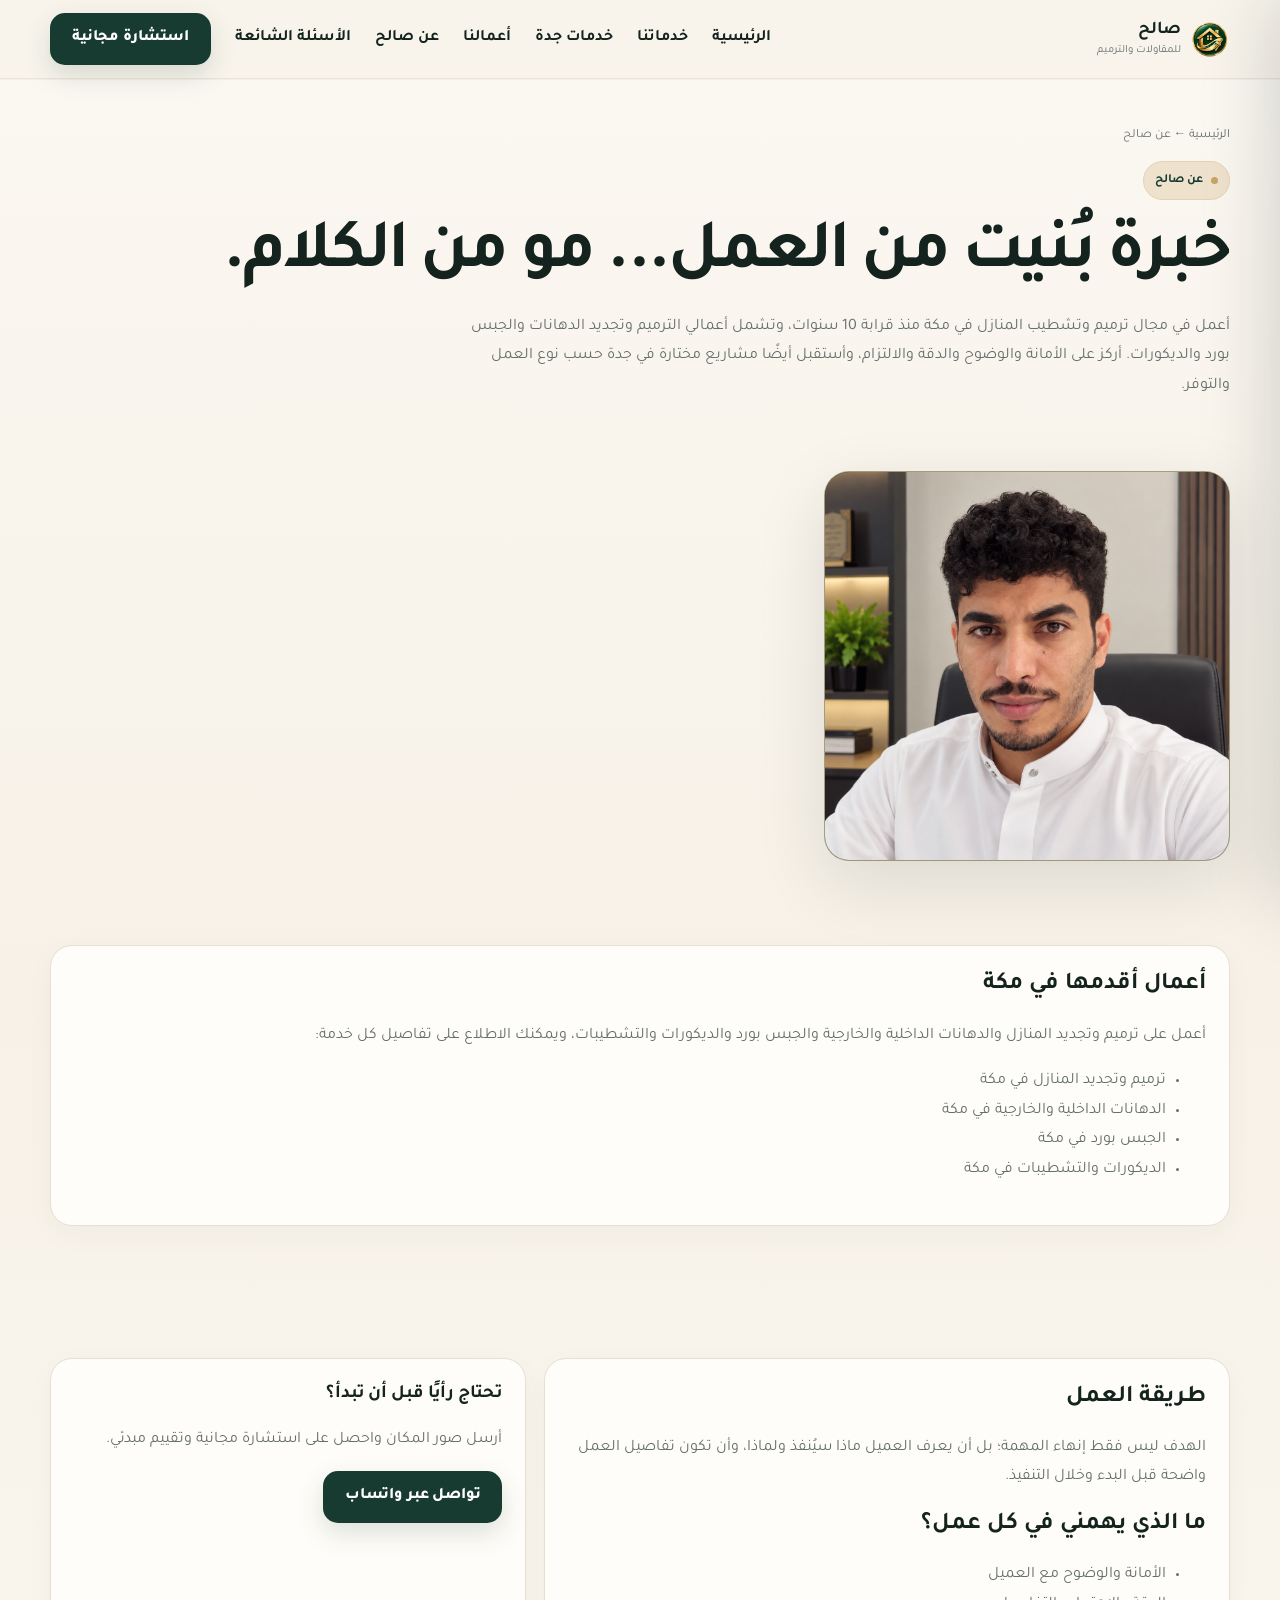
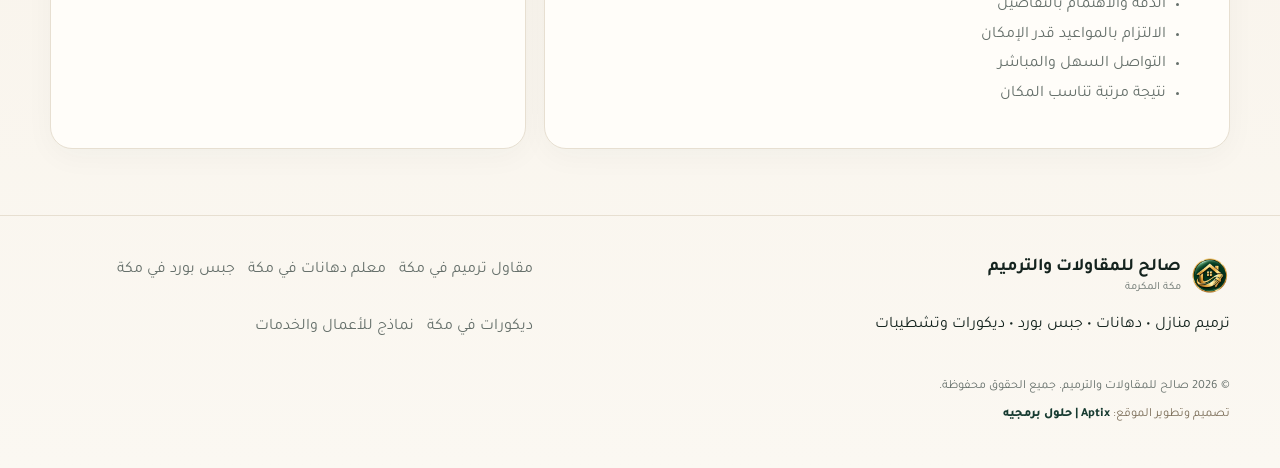
<file: about.html>
<!DOCTYPE html>

<html dir="rtl" lang="ar">

<head>
    <meta charset="utf-8" />
    <meta content="width=device-width,initial-scale=1" name="viewport" />
    <title>عن صالح | خبرة في الترميم والدهانات في مكة</title>
    <meta
        content="تعرف على صالح وخبرته التي تقارب 10 سنوات في ترميم وتشطيب المنازل والدهانات والجبس بورد والديكورات في مكة، وطريقة العمل والتواصل المباشر."
        name="description" />
    <meta content="index,follow" name="robots" />
    <link href="https://example.com/about.html" rel="canonical" />
    <link href="assets/css/main.css" rel="stylesheet" />
    <link href="assets/images/favicon-32.png" rel="icon" sizes="32x32" type="image/png" />
    <link href="assets/images/favicon-16.png" rel="icon" sizes="16x16" type="image/png" />
    <link href="assets/images/apple-touch-icon.png" rel="apple-touch-icon" sizes="180x180" />
    <script
        type="application/ld+json">{"@context":"https://schema.org","@graph":[{"@type":"BreadcrumbList","itemListElement":[{"@type":"ListItem","position":1,"name":"الرئيسية","item":"https://example.com/"},{"@type":"ListItem","position":2,"name":"عن صالح","item":"https://example.com/about.html"}]},{"@type":"AboutPage","@id":"https://example.com/about.html#page","url":"https://example.com/about.html","name":"عن صالح","about":{"@id":"https://example.com/#business"},"inLanguage":"ar"}]}</script>
</head>

<body><a class="skip" href="#main">تجاوز إلى المحتوى</a>
    <header class="site-header">
        <div class="container">
            <nav aria-label="التنقل الرئيسي" class="nav"><a aria-label="صالح للمقاولات والترميم - الرئيسية"
                    class="brand" href="index.html"><span aria-hidden="true" class="brand-mark"><img alt=""
                            aria-hidden="true" height="39" src="assets/images/saleh-icon.png" width="39" /></span><span
                        class="brand-copy"><strong>صالح</strong><small>للمقاولات والترميم</small></span></a>
                <div class="navlinks"><a href="index.html">الرئيسية</a><a href="index.html#services">خدماتنا</a><a
                        href="services/jeddah.html">خدمات جدة</a><a href="gallery.html">أعمالنا</a><a
                        href="about.html">عن صالح</a><a href="index.html#faq">الأسئلة الشائعة</a><a
                        class="btn btn-primary"
                        href="https://wa.me/966502574703?text=%D8%A7%D9%84%D8%B3%D9%84%D8%A7%D9%85%20%D8%B9%D9%84%D9%8A%D9%83%D9%85%20%D8%A3%D8%B3%D8%AA%D8%A7%D8%B0%20%D8%B5%D8%A7%D9%84%D8%AD%D8%8C%20%D8%A3%D8%B1%D9%8A%D8%AF%20%D8%A7%D8%B3%D8%AA%D8%B4%D8%A7%D8%B1%D8%A9%20%D9%85%D8%AC%D8%A7%D9%86%D9%8A%D8%A9%20%D9%88%D8%AA%D9%82%D9%8A%D9%8A%D9%85%D9%8B%D8%A7%20%D9%85%D8%A8%D8%AF%D8%A6%D9%8A%D9%8B%D8%A7%20%D8%A8%D8%AE%D8%B5%D9%88%D8%B5%20%D8%B9%D9%85%D9%84%20%D9%84%D8%AF%D9%8A%20%D9%81%D9%8A%20%D9%85%D9%83%D8%A9.%20%D9%87%D8%B0%D9%87%20%D8%AA%D9%81%D8%A7%D8%B5%D9%8A%D9%84%20%D8%A7%D9%84%D8%B9%D9%85%D9%84%3A"
                        rel="noopener" target="_blank">استشارة مجانية</a></div><button aria-controls="mobile-drawer"
                    aria-expanded="false" aria-label="فتح القائمة" class="menu-btn" type="button"><span
                        class="menu-icon"><span></span></span></button>
            </nav>
        </div>
    </header>
    <div aria-hidden="true" class="menu-overlay"></div>
    <aside aria-hidden="true" class="mobile-drawer" id="mobile-drawer">
        <div class="drawer-head"><a class="brand" href="index.html"><span class="brand-mark"><img alt=""
                        aria-hidden="true" height="39" src="assets/images/saleh-icon.png" width="39" /></span><span
                    class="brand-copy"><strong>صالح</strong><small>للمقاولات والترميم</small></span></a><button
                aria-label="إغلاق القائمة" class="drawer-close" type="button">×</button></div>
        <nav aria-label="قائمة الجوال" class="drawer-links"><a href="index.html">الرئيسية</a><a
                href="index.html#services">خدماتنا</a><a href="services/jeddah.html">خدمات جدة</a><a
                href="gallery.html">أعمالنا</a><a href="about.html">عن صالح</a><a href="index.html#faq">الأسئلة
                الشائعة</a></nav>
        <div class="drawer-cta"><a class="btn btn-primary"
                href="https://wa.me/966502574703?text=%D8%A7%D9%84%D8%B3%D9%84%D8%A7%D9%85%20%D8%B9%D9%84%D9%8A%D9%83%D9%85%20%D8%A3%D8%B3%D8%AA%D8%A7%D8%B0%20%D8%B5%D8%A7%D9%84%D8%AD%D8%8C%20%D8%A3%D8%B1%D9%8A%D8%AF%20%D8%A7%D8%B3%D8%AA%D8%B4%D8%A7%D8%B1%D8%A9%20%D9%85%D8%AC%D8%A7%D9%86%D9%8A%D8%A9%20%D9%88%D8%AA%D9%82%D9%8A%D9%8A%D9%85%D9%8B%D8%A7%20%D9%85%D8%A8%D8%AF%D8%A6%D9%8A%D9%8B%D8%A7%20%D8%A8%D8%AE%D8%B5%D9%88%D8%B5%20%D8%B9%D9%85%D9%84%20%D9%84%D8%AF%D9%8A%20%D9%81%D9%8A%20%D9%85%D9%83%D8%A9.%20%D9%87%D8%B0%D9%87%20%D8%AA%D9%81%D8%A7%D8%B5%D9%8A%D9%84%20%D8%A7%D9%84%D8%B9%D9%85%D9%84%3A"
                rel="noopener" style="width:100%" target="_blank">استشارة مجانية عبر واتساب</a>
            <p class="drawer-note">أرسل صور المكان واحصل على تقييم مبدئي.</p>
        </div>
    </aside>
    <main id="main">
        <section class="page-hero">
            <div class="container">
                <div class="breadcrumb"><a href="index.html">الرئيسية</a> ← عن صالح</div><span class="eyebrow">عن
                    صالح</span>
                <h1>خبرة بُنيت من العمل... مو من الكلام.</h1>
                <p>أعمل في مجال ترميم وتشطيب المنازل في مكة منذ قرابة 10 سنوات، وتشمل أعمالي الترميم وتجديد الدهانات
                    والجبس بورد والديكورات. أركز على الأمانة والوضوح والدقة والالتزام، وأستقبل أيضًا مشاريع مختارة في
                    جدة حسب نوع العمل والتوفر.</p>
            </div>
        </section>
        <section class="about-portrait-section">
            <div class="container">
                <div class="about-profile about-profile-page">
                    <div aria-label="مكان مخصص لصورة صالح الشخصية" class="portrait-frame">
                        <div class="portrait-placeholder">
                            <div>
                                <div class="portrait-mark"><img src="assets/images/saleh.png" alt=""></div>
                                <!-- <b>صورة صالح الشخصية</b> -->
                                <!-- <span>توضع هنا صورة حقيقية واحترافية لصالح قبل النشر.</span> -->
                            </div>
                        </div>
                    </div>
                    <!-- <div class="about-box">
                        <blockquote>«العميل يحتاج يعرف من الشخص الذي سيدخل بيته وينفذ العمل.»</blockquote>
                        <p>وجود صورة صالح الحقيقية هنا يساعد على بناء الثقة ويجعل صفحة «عن صالح» شخصية وواضحة، من دون
                            تشتيت الصفحة الرئيسية.</p>
                    </div> -->
                </div>
            </div>
        </section>
        <section>
            <div class="container">
                <div class="content-box">
                    <h2>أعمال أقدمها في مكة</h2>
                    <p>أعمل على ترميم وتجديد المنازل والدهانات الداخلية والخارجية والجبس بورد والديكورات والتشطيبات،
                        ويمكنك الاطلاع على تفاصيل كل خدمة:</p>
                    <ul>
                        <li><a href="services/renovation-makkah.html">ترميم وتجديد المنازل في مكة</a></li>
                        <li><a href="services/painting-makkah.html">الدهانات الداخلية والخارجية في مكة</a></li>
                        <li><a href="services/gypsum-board-makkah.html">الجبس بورد في مكة</a></li>
                        <li><a href="services/decor-makkah.html">الديكورات والتشطيبات في مكة</a></li>
                    </ul>
                </div>
            </div>
        </section>
        <section>
            <div class="container content-grid">
                <article class="content-box">
                    <h2>طريقة العمل</h2>
                    <p>الهدف ليس فقط إنهاء المهمة؛ بل أن يعرف العميل ماذا سيُنفذ ولماذا، وأن تكون تفاصيل العمل واضحة قبل
                        البدء وخلال التنفيذ.</p>
                    <h2>ما الذي يهمني في كل عمل؟</h2>
                    <ul>
                        <li>الأمانة والوضوح مع العميل</li>
                        <li>الدقة والاهتمام بالتفاصيل</li>
                        <li>الالتزام بالمواعيد قدر الإمكان</li>
                        <li>التواصل السهل والمباشر</li>
                        <li>نتيجة مرتبة تناسب المكان</li>
                    </ul>
                </article>
                <aside class="content-box">
                    <h3>تحتاج رأيًا قبل أن تبدأ؟</h3>
                    <p>أرسل صور المكان واحصل على استشارة مجانية وتقييم مبدئي.</p><a class="btn btn-primary"
                        href="https://wa.me/966502574703?text=%D8%A7%D9%84%D8%B3%D9%84%D8%A7%D9%85%20%D8%B9%D9%84%D9%8A%D9%83%D9%85%20%D8%A3%D8%B3%D8%AA%D8%A7%D8%B0%20%D8%B5%D8%A7%D9%84%D8%AD%D8%8C%20%D8%A3%D8%B1%D9%8A%D8%AF%20%D8%A7%D8%B3%D8%AA%D8%B4%D8%A7%D8%B1%D8%A9%20%D9%85%D8%AC%D8%A7%D9%86%D9%8A%D8%A9%20%D9%88%D8%AA%D9%82%D9%8A%D9%8A%D9%85%D9%8B%D8%A7%20%D9%85%D8%A8%D8%AF%D8%A6%D9%8A%D9%8B%D8%A7%20%D8%A8%D8%AE%D8%B5%D9%88%D8%B5%20%D8%B9%D9%85%D9%84%20%D9%84%D8%AF%D9%8A%20%D9%81%D9%8A%20%D9%85%D9%83%D8%A9.%20%D9%87%D8%B0%D9%87%20%D8%AA%D9%81%D8%A7%D8%B5%D9%8A%D9%84%20%D8%A7%D9%84%D8%B9%D9%85%D9%84%3A"
                        rel="noopener" target="_blank">تواصل عبر واتساب</a>
                </aside>
            </div>
        </section>
    </main>
    <footer>
        <div class="container">
            <div class="footer-grid">
                <div><a class="brand" href="index.html"><span class="brand-mark"><img alt="" aria-hidden="true"
                                height="39" src="assets/images/saleh-icon.png" width="39" /></span><span
                            class="brand-copy"><strong>صالح للمقاولات والترميم</strong><small>مكة
                                المكرمة</small></span></a>
                    <p>ترميم منازل • دهانات • جبس بورد • ديكورات وتشطيبات</p>
                </div>
                <div class="footer-links"><a href="services/renovation-makkah.html">مقاول ترميم في مكة</a><a
                        href="services/painting-makkah.html">معلم دهانات في مكة</a><a
                        href="services/gypsum-board-makkah.html">جبس بورد في مكة</a><a
                        href="services/decor-makkah.html">ديكورات في مكة</a><a href="gallery.html">نماذج للأعمال
                        والخدمات</a></div>
            </div>
            <div class="copyright">© 2026 صالح للمقاولات والترميم. جميع الحقوق محفوظة.<span
                    class="designer-credit">تصميم وتطوير الموقع: <strong><a href="https://wa.me/967780595696"
                            rel="noopener" target="_blank">Aptix | حلول برمجيه</a></strong></span></div>
        </div>
    </footer>
    <div class="sticky-contact"><a class="call" href="tel:+966502574703">اتصال</a><a class="whatsapp"
            href="https://wa.me/966502574703?text=%D8%A7%D9%84%D8%B3%D9%84%D8%A7%D9%85%20%D8%B9%D9%84%D9%8A%D9%83%D9%85%20%D8%A3%D8%B3%D8%AA%D8%A7%D8%B0%20%D8%B5%D8%A7%D9%84%D8%AD%D8%8C%20%D8%A3%D8%B1%D9%8A%D8%AF%20%D8%A7%D8%B3%D8%AA%D8%B4%D8%A7%D8%B1%D8%A9%20%D9%85%D8%AC%D8%A7%D9%86%D9%8A%D8%A9%20%D9%88%D8%AA%D9%82%D9%8A%D9%8A%D9%85%D9%8B%D8%A7%20%D9%85%D8%A8%D8%AF%D8%A6%D9%8A%D9%8B%D8%A7%20%D8%A8%D8%AE%D8%B5%D9%88%D8%B5%20%D8%B9%D9%85%D9%84%20%D9%84%D8%AF%D9%8A%20%D9%81%D9%8A%20%D9%85%D9%83%D8%A9.%20%D9%87%D8%B0%D9%87%20%D8%AA%D9%81%D8%A7%D8%B5%D9%8A%D9%84%20%D8%A7%D9%84%D8%B9%D9%85%D9%84%3A"
            rel="noopener" target="_blank">واتساب • استشارة مجانية</a></div>
    <script defer="" src="assets/js/main.js"></script>
</body>

</html>
</file>
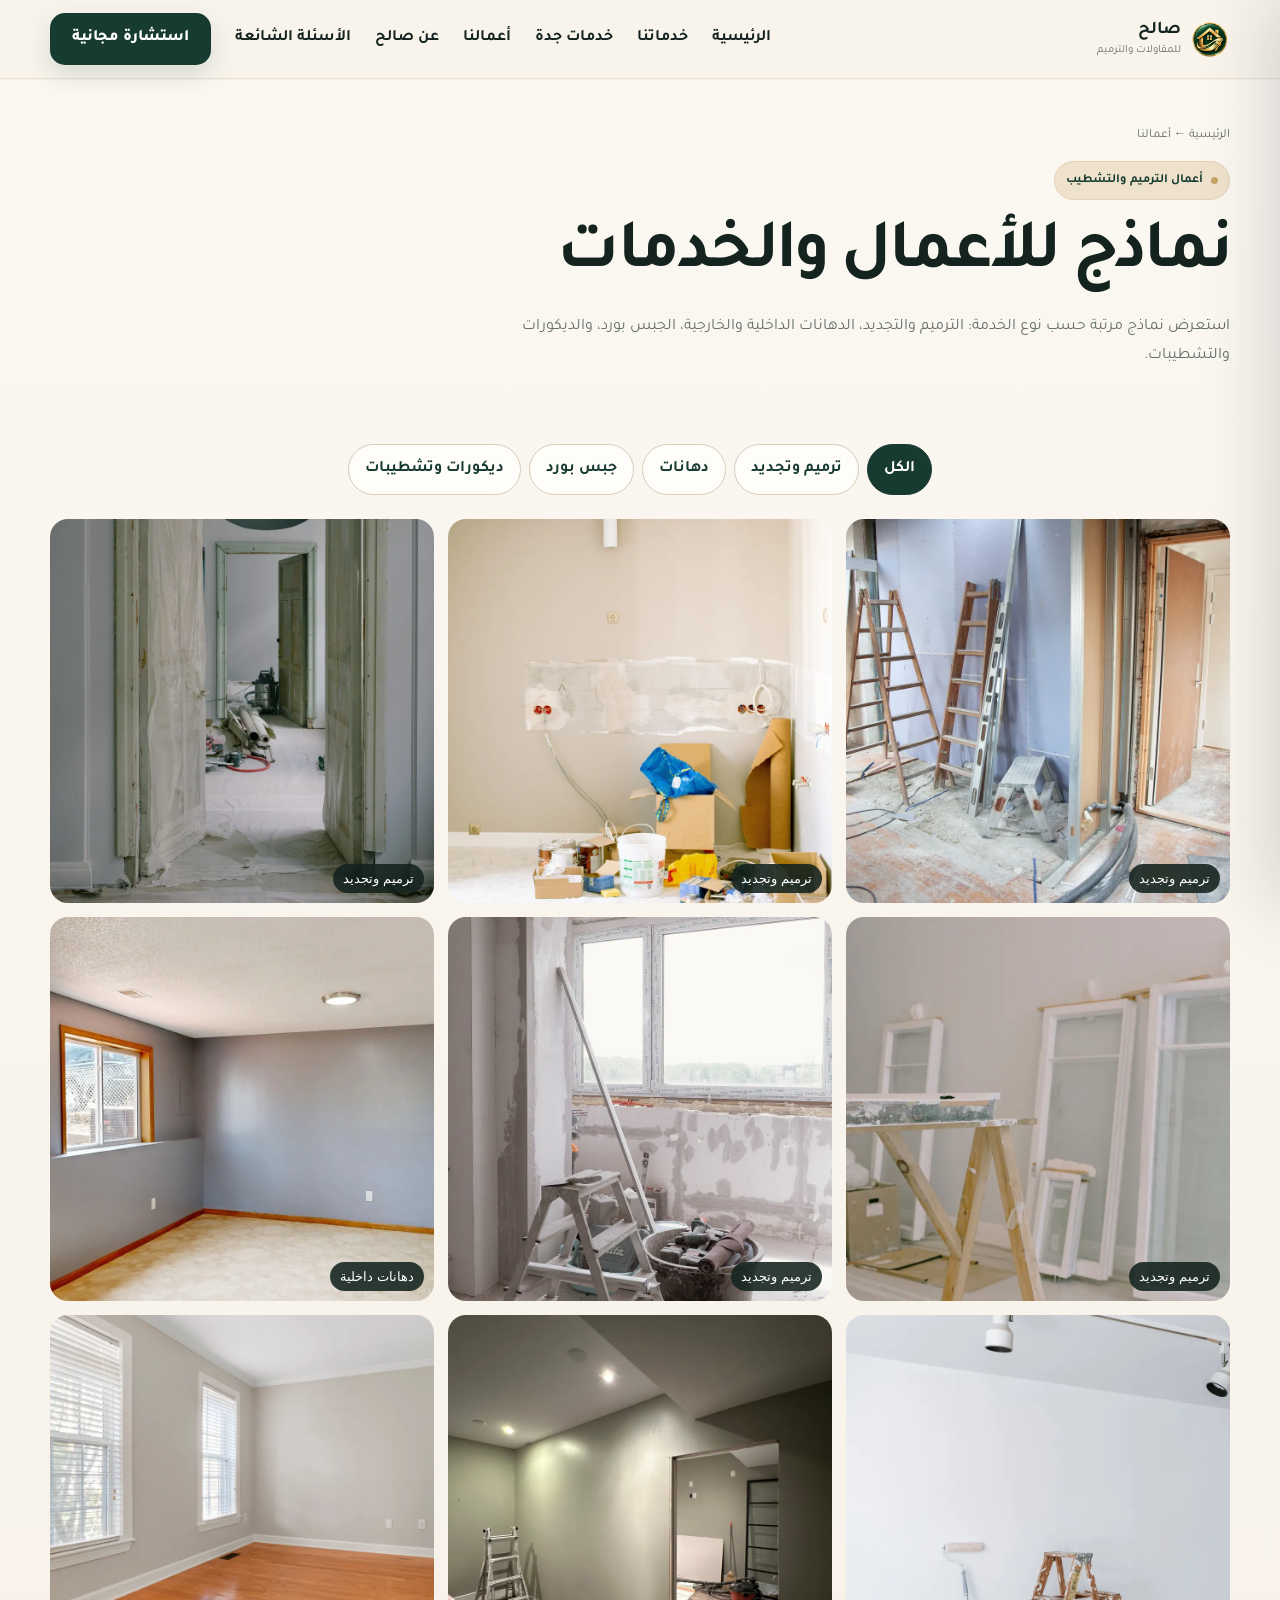
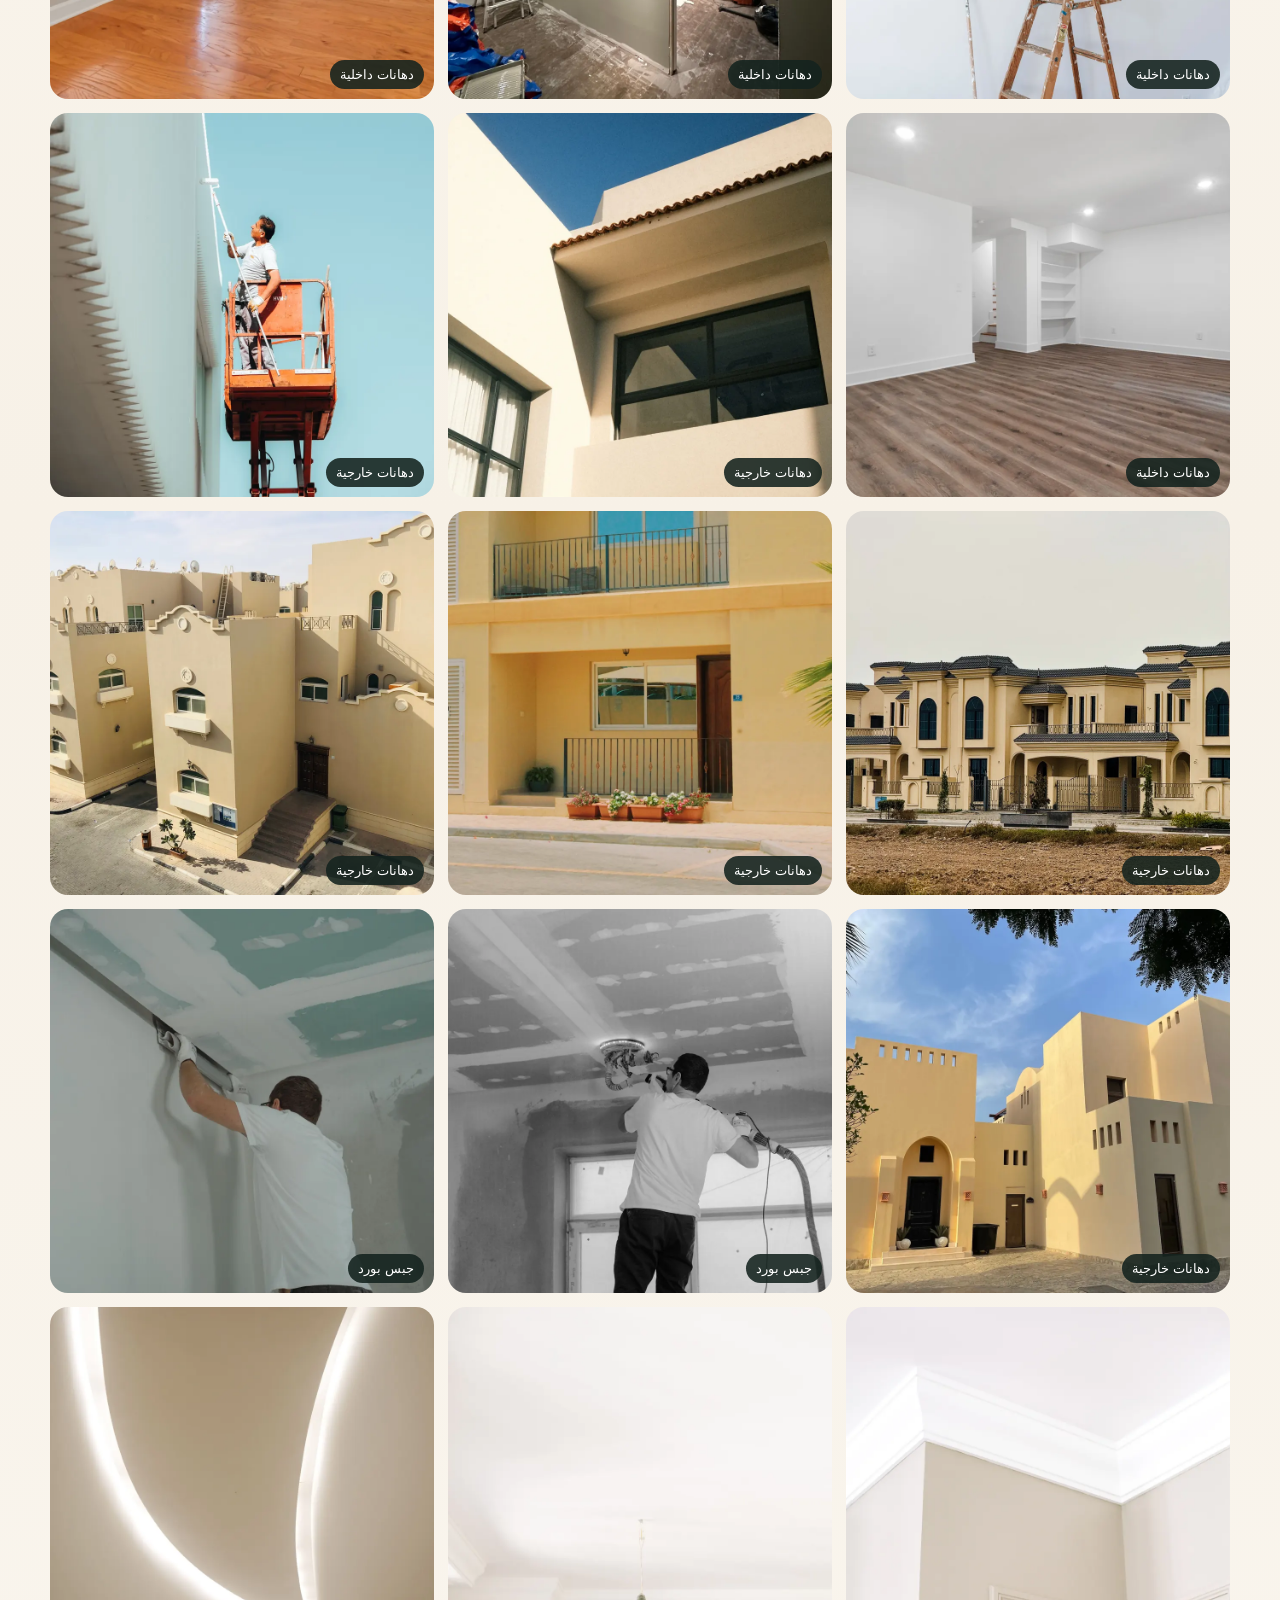
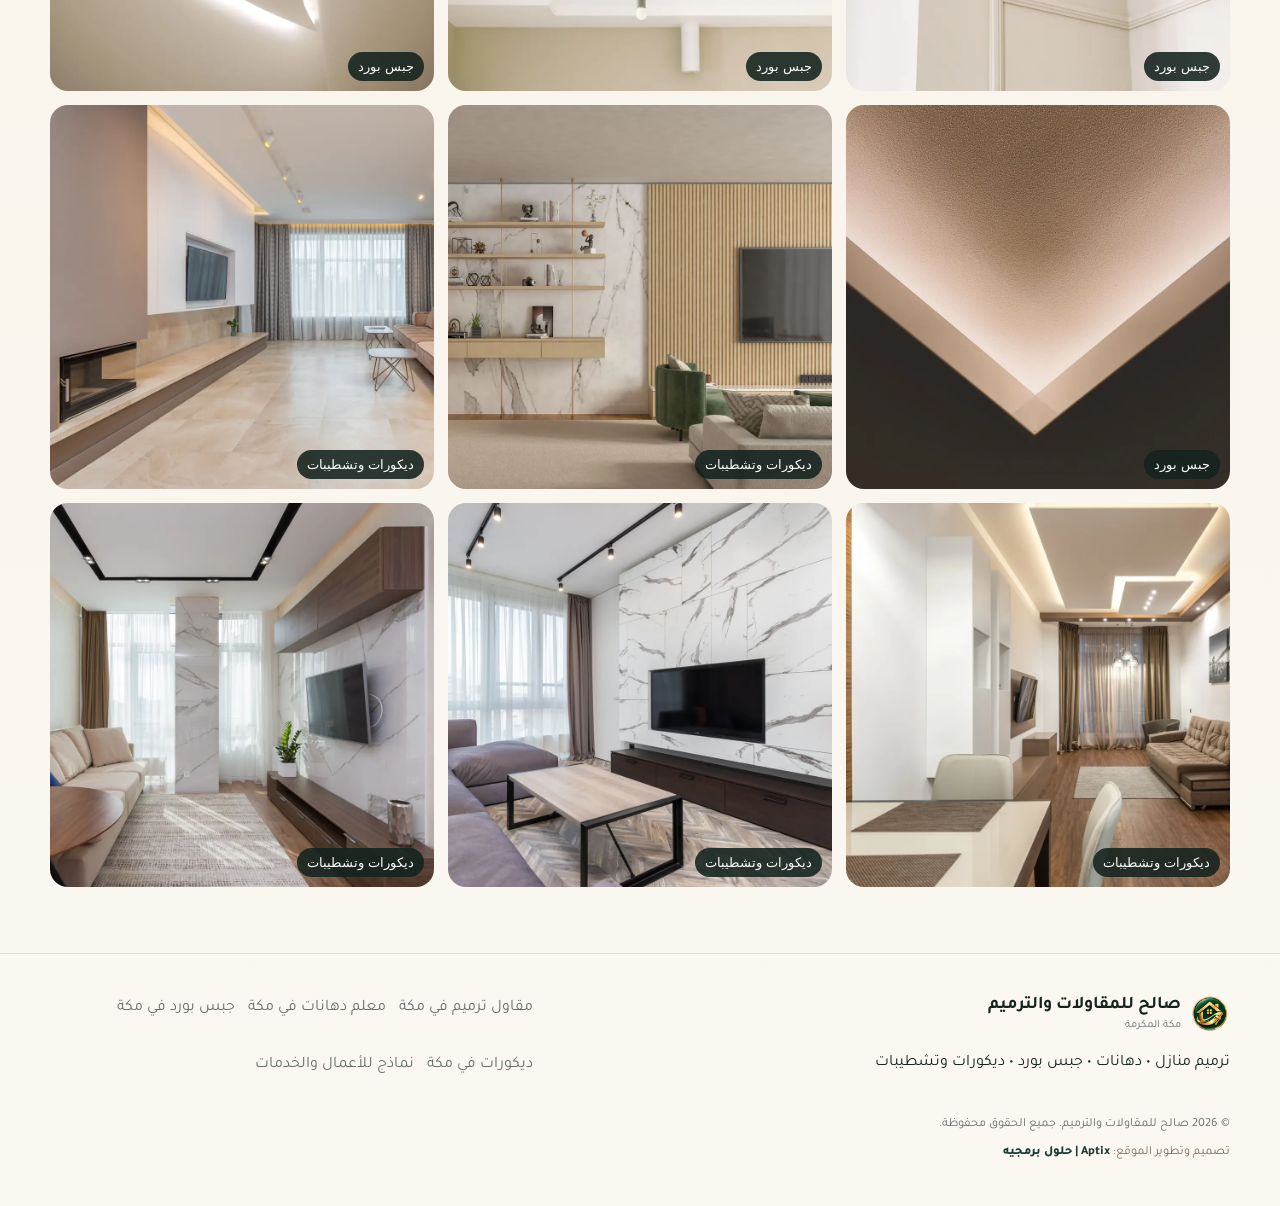
<file: gallery.html>
<!doctype html>
<html dir="rtl" lang="ar">

<head>
    <meta charset="utf-8" />
    <meta content="width=device-width,initial-scale=1" name="viewport" />
    <title>نماذج للأعمال والخدمات | صالح للمقاولات والترميم</title>
    <meta
        content="نماذج للأعمال والخدمات التي يقدمها صالح للمقاولات والترميم في مكة، تشمل الترميم والدهانات الداخلية والخارجية والجبس بورد والديكورات والتشطيبات."
        name="description" />
    <meta content="index,follow,max-image-preview:large" name="robots" />
    <meta content="#173b31" name="theme-color" />
    <link href="https://example.com/gallery.html" rel="canonical" />
    <link href="assets/css/main.css" rel="stylesheet" />
    <link href="assets/images/favicon-32.png" rel="icon" sizes="32x32" type="image/png" />
    <link href="assets/images/favicon-16.png" rel="icon" sizes="16x16" type="image/png" />
    <link href="assets/images/apple-touch-icon.png" rel="apple-touch-icon" sizes="180x180" />
    <meta content="ar_SA" property="og:locale" />
    <meta content="website" property="og:type" />
    <meta content="نماذج للأعمال والخدمات | صالح للمقاولات والترميم" property="og:title" />
    <meta content="نماذج للترميم والدهانات والجبس بورد والديكورات والتشطيبات في مكة." property="og:description" />
    <meta content="https://example.com/gallery.html" property="og:url" />
    <script
        type="application/ld+json">{"@context":"https://schema.org","@graph":[{"@type":"WebSite","@id":"https://example.com/#website","url":"https://example.com/","name":"صالح للمقاولات والترميم","inLanguage":"ar"},{"@type":"HomeAndConstructionBusiness","@id":"https://example.com/#business","name":"صالح للمقاولات والترميم","url":"https://example.com/","telephone":"+966502574703","description":"خدمات ترميم المنازل والدهانات والجبس بورد والديكورات والتشطيبات، مع تركيز أساسي على مكة المكرمة واستقبال مشاريع مختارة في جدة.","areaServed":[{"@type":"City","name":"مكة المكرمة"},{"@type":"City","name":"جدة"}],"knowsLanguage":"ar"}]}</script>
</head>

<body><a class="skip" href="#main">تجاوز إلى المحتوى</a>
    <header class="site-header">
        <div class="container">
            <nav aria-label="التنقل الرئيسي" class="nav"><a aria-label="صالح للمقاولات والترميم - الرئيسية"
                    class="brand" href="index.html"><span aria-hidden="true" class="brand-mark"><img alt=""
                            aria-hidden="true" height="39" src="assets/images/saleh-icon.png" width="39" /></span><span
                        class="brand-copy"><strong>صالح</strong><small>للمقاولات والترميم</small></span></a>
                <div class="navlinks"><a href="index.html">الرئيسية</a><a href="index.html#services">خدماتنا</a><a
                        href="services/jeddah.html">خدمات جدة</a><a href="gallery.html">أعمالنا</a><a
                        href="about.html">عن صالح</a><a href="index.html#faq">الأسئلة الشائعة</a><a
                        class="btn btn-primary"
                        href="https://wa.me/966502574703?text=%D8%A7%D9%84%D8%B3%D9%84%D8%A7%D9%85%20%D8%B9%D9%84%D9%8A%D9%83%D9%85%20%D8%A3%D8%B3%D8%AA%D8%A7%D8%B0%20%D8%B5%D8%A7%D9%84%D8%AD%D8%8C%20%D8%A3%D8%B1%D9%8A%D8%AF%20%D8%A7%D8%B3%D8%AA%D8%B4%D8%A7%D8%B1%D8%A9%20%D9%85%D8%AC%D8%A7%D9%86%D9%8A%D8%A9%20%D9%88%D8%AA%D9%82%D9%8A%D9%8A%D9%85%D9%8B%D8%A7%20%D9%85%D8%A8%D8%AF%D8%A6%D9%8A%D9%8B%D8%A7%20%D8%A8%D8%AE%D8%B5%D9%88%D8%B5%20%D8%B9%D9%85%D9%84%20%D9%84%D8%AF%D9%8A%20%D9%81%D9%8A%20%D9%85%D9%83%D8%A9.%20%D9%87%D8%B0%D9%87%20%D8%AA%D9%81%D8%A7%D8%B5%D9%8A%D9%84%20%D8%A7%D9%84%D8%B9%D9%85%D9%84%3A"
                        rel="noopener" target="_blank">استشارة مجانية</a></div><button aria-controls="mobile-drawer"
                    aria-expanded="false" aria-label="فتح القائمة" class="menu-btn" type="button"><span
                        class="menu-icon"><span></span></span></button>
            </nav>
        </div>
    </header>
    <div aria-hidden="true" class="menu-overlay"></div>
    <aside aria-hidden="true" class="mobile-drawer" id="mobile-drawer">
        <div class="drawer-head"><a class="brand" href="index.html"><span class="brand-mark"><img alt=""
                        aria-hidden="true" height="39" src="assets/images/saleh-icon.png" width="39" /></span><span
                    class="brand-copy"><strong>صالح</strong><small>للمقاولات والترميم</small></span></a><button
                aria-label="إغلاق القائمة" class="drawer-close" type="button">×</button></div>
        <nav aria-label="قائمة الجوال" class="drawer-links"><a href="index.html">الرئيسية</a><a
                href="index.html#services">خدماتنا</a><a href="services/jeddah.html">خدمات جدة</a><a
                href="gallery.html">أعمالنا</a><a href="about.html">عن صالح</a><a href="index.html#faq">الأسئلة
                الشائعة</a></nav>
        <div class="drawer-cta"><a class="btn btn-primary"
                href="https://wa.me/966502574703?text=%D8%A7%D9%84%D8%B3%D9%84%D8%A7%D9%85%20%D8%B9%D9%84%D9%8A%D9%83%D9%85%20%D8%A3%D8%B3%D8%AA%D8%A7%D8%B0%20%D8%B5%D8%A7%D9%84%D8%AD%D8%8C%20%D8%A3%D8%B1%D9%8A%D8%AF%20%D8%A7%D8%B3%D8%AA%D8%B4%D8%A7%D8%B1%D8%A9%20%D9%85%D8%AC%D8%A7%D9%86%D9%8A%D8%A9%20%D9%88%D8%AA%D9%82%D9%8A%D9%8A%D9%85%D9%8B%D8%A7%20%D9%85%D8%A8%D8%AF%D8%A6%D9%8A%D9%8B%D8%A7%20%D8%A8%D8%AE%D8%B5%D9%88%D8%B5%20%D8%B9%D9%85%D9%84%20%D9%84%D8%AF%D9%8A%20%D9%81%D9%8A%20%D9%85%D9%83%D8%A9.%20%D9%87%D8%B0%D9%87%20%D8%AA%D9%81%D8%A7%D8%B5%D9%8A%D9%84%20%D8%A7%D9%84%D8%B9%D9%85%D9%84%3A"
                rel="noopener" style="width:100%" target="_blank">استشارة مجانية عبر واتساب</a>
            <p class="drawer-note">أرسل صور المكان واحصل على تقييم مبدئي.</p>
        </div>
    </aside>
    <main id="main">
        <section class="page-hero gallery-hero">
            <div class="container">
                <div class="breadcrumb"><a href="index.html">الرئيسية</a> ← أعمالنا</div><span class="eyebrow">أعمال
                    الترميم والتشطيب</span>
                <h1>نماذج للأعمال والخدمات</h1>
                <p>استعرض نماذج مرتبة حسب نوع الخدمة: الترميم والتجديد، الدهانات الداخلية والخارجية، الجبس بورد،
                    والديكورات والتشطيبات.</p>
            </div>
        </section>
        <section class="gallery-page">
            <div class="container">
                <div class="gallery-filters" role="group" aria-label="تصفية نماذج الأعمال"><button class="active"
                        data-filter="all">الكل</button><button data-filter="renovation">ترميم وتجديد</button><button
                        data-filter="painting">دهانات</button><button data-filter="gypsum">جبس بورد</button><button
                        data-filter="decor">ديكورات وتشطيبات</button></div>
                <div class="gallery-grid gallery-grid-full"><button class="gallery-item" type="button"
                        data-category="renovation" data-gallery-src="assets/images/gallery/renovation-01.webp"
                        data-gallery-alt="ترميم وتجديد - نموذج 1"><img src="assets/images/gallery/renovation-01.webp"
                            width="900" height="900" loading="lazy" decoding="async"
                            alt="ترميم وتجديد - نموذج 1" /><span class="gallery-label">ترميم
                            وتجديد</span></button><button class="gallery-item" type="button" data-category="renovation"
                        data-gallery-src="assets/images/gallery/renovation-02.webp"
                        data-gallery-alt="ترميم وتجديد - نموذج 2"><img src="assets/images/gallery/renovation-02.webp"
                            width="900" height="900" loading="lazy" decoding="async"
                            alt="ترميم وتجديد - نموذج 2" /><span class="gallery-label">ترميم
                            وتجديد</span></button><button class="gallery-item" type="button" data-category="renovation"
                        data-gallery-src="assets/images/gallery/renovation-03.webp"
                        data-gallery-alt="ترميم وتجديد - نموذج 3"><img src="assets/images/gallery/renovation-03.webp"
                            width="900" height="900" loading="lazy" decoding="async"
                            alt="ترميم وتجديد - نموذج 3" /><span class="gallery-label">ترميم
                            وتجديد</span></button><button class="gallery-item" type="button" data-category="renovation"
                        data-gallery-src="assets/images/gallery/renovation-04.webp"
                        data-gallery-alt="ترميم وتجديد - نموذج 4"><img src="assets/images/gallery/renovation-04.webp"
                            width="900" height="900" loading="lazy" decoding="async"
                            alt="ترميم وتجديد - نموذج 4" /><span class="gallery-label">ترميم
                            وتجديد</span></button><button class="gallery-item" type="button" data-category="renovation"
                        data-gallery-src="assets/images/gallery/renovation-05.webp"
                        data-gallery-alt="ترميم وتجديد - نموذج 5"><img src="assets/images/gallery/renovation-05.webp"
                            width="900" height="900" loading="lazy" decoding="async"
                            alt="ترميم وتجديد - نموذج 5" /><span class="gallery-label">ترميم
                            وتجديد</span></button><button class="gallery-item" type="button" data-category="painting"
                        data-gallery-src="assets/images/gallery/painting-interior-01.webp"
                        data-gallery-alt="دهانات داخلية - نموذج 1"><img
                            src="assets/images/gallery/painting-interior-01.webp" width="900" height="900"
                            loading="lazy" decoding="async" alt="دهانات داخلية - نموذج 1" /><span
                            class="gallery-label">دهانات داخلية</span></button><button class="gallery-item"
                        type="button" data-category="painting"
                        data-gallery-src="assets/images/gallery/painting-interior-02.webp"
                        data-gallery-alt="دهانات داخلية - نموذج 2"><img
                            src="assets/images/gallery/painting-interior-02.webp" width="900" height="900"
                            loading="lazy" decoding="async" alt="دهانات داخلية - نموذج 2" /><span
                            class="gallery-label">دهانات داخلية</span></button><button class="gallery-item"
                        type="button" data-category="painting"
                        data-gallery-src="assets/images/gallery/painting-interior-03.webp"
                        data-gallery-alt="دهانات داخلية - نموذج 3"><img
                            src="assets/images/gallery/painting-interior-03.webp" width="900" height="900"
                            loading="lazy" decoding="async" alt="دهانات داخلية - نموذج 3" /><span
                            class="gallery-label">دهانات داخلية</span></button><button class="gallery-item"
                        type="button" data-category="painting"
                        data-gallery-src="assets/images/gallery/painting-interior-04.webp"
                        data-gallery-alt="دهانات داخلية - نموذج 4"><img
                            src="assets/images/gallery/painting-interior-04.webp" width="900" height="900"
                            loading="lazy" decoding="async" alt="دهانات داخلية - نموذج 4" /><span
                            class="gallery-label">دهانات داخلية</span></button><button class="gallery-item"
                        type="button" data-category="painting"
                        data-gallery-src="assets/images/gallery/painting-interior-05.webp"
                        data-gallery-alt="دهانات داخلية - نموذج 5"><img
                            src="assets/images/gallery/painting-interior-05.webp" width="900" height="900"
                            loading="lazy" decoding="async" alt="دهانات داخلية - نموذج 5" /><span
                            class="gallery-label">دهانات داخلية</span></button><button class="gallery-item"
                        type="button" data-category="painting"
                        data-gallery-src="assets/images/gallery/painting-exterior-01.webp"
                        data-gallery-alt="دهانات خارجية - نموذج 1"><img
                            src="assets/images/gallery/painting-exterior-01.webp" width="900" height="900"
                            loading="lazy" decoding="async" alt="دهانات خارجية - نموذج 1" /><span
                            class="gallery-label">دهانات خارجية</span></button><button class="gallery-item"
                        type="button" data-category="painting"
                        data-gallery-src="assets/images/gallery/painting-exterior-02.webp"
                        data-gallery-alt="دهانات خارجية - نموذج 2"><img
                            src="assets/images/gallery/painting-exterior-02.webp" width="900" height="900"
                            loading="lazy" decoding="async" alt="دهانات خارجية - نموذج 2" /><span
                            class="gallery-label">دهانات خارجية</span></button><button class="gallery-item"
                        type="button" data-category="painting"
                        data-gallery-src="assets/images/gallery/painting-exterior-03.webp"
                        data-gallery-alt="دهانات خارجية - نموذج 3"><img
                            src="assets/images/gallery/painting-exterior-03.webp" width="900" height="900"
                            loading="lazy" decoding="async" alt="دهانات خارجية - نموذج 3" /><span
                            class="gallery-label">دهانات خارجية</span></button><button class="gallery-item"
                        type="button" data-category="painting"
                        data-gallery-src="assets/images/gallery/painting-exterior-04.webp"
                        data-gallery-alt="دهانات خارجية - نموذج 4"><img
                            src="assets/images/gallery/painting-exterior-04.webp" width="900" height="900"
                            loading="lazy" decoding="async" alt="دهانات خارجية - نموذج 4" /><span
                            class="gallery-label">دهانات خارجية</span></button><button class="gallery-item"
                        type="button" data-category="painting"
                        data-gallery-src="assets/images/gallery/painting-exterior-05.webp"
                        data-gallery-alt="دهانات خارجية - نموذج 5"><img
                            src="assets/images/gallery/painting-exterior-05.webp" width="900" height="900"
                            loading="lazy" decoding="async" alt="دهانات خارجية - نموذج 5" /><span
                            class="gallery-label">دهانات خارجية</span></button><button class="gallery-item"
                        type="button" data-category="painting"
                        data-gallery-src="assets/images/gallery/painting-exterior-06.webp"
                        data-gallery-alt="دهانات خارجية - نموذج 6"><img
                            src="assets/images/gallery/painting-exterior-06.webp" width="900" height="900"
                            loading="lazy" decoding="async" alt="دهانات خارجية - نموذج 6" /><span
                            class="gallery-label">دهانات خارجية</span></button><button class="gallery-item"
                        type="button" data-category="gypsum" data-gallery-src="assets/images/gallery/gypsum-01.webp"
                        data-gallery-alt="جبس بورد - نموذج 1"><img src="assets/images/gallery/gypsum-01.webp"
                            width="900" height="900" loading="lazy" decoding="async" alt="جبس بورد - نموذج 1" /><span
                            class="gallery-label">جبس بورد</span></button><button class="gallery-item" type="button"
                        data-category="gypsum" data-gallery-src="assets/images/gallery/gypsum-02.webp"
                        data-gallery-alt="جبس بورد - نموذج 2"><img src="assets/images/gallery/gypsum-02.webp"
                            width="900" height="900" loading="lazy" decoding="async" alt="جبس بورد - نموذج 2" /><span
                            class="gallery-label">جبس بورد</span></button><button class="gallery-item" type="button"
                        data-category="gypsum" data-gallery-src="assets/images/gallery/gypsum-03.webp"
                        data-gallery-alt="جبس بورد - نموذج 3"><img src="assets/images/gallery/gypsum-03.webp"
                            width="900" height="900" loading="lazy" decoding="async" alt="جبس بورد - نموذج 3" /><span
                            class="gallery-label">جبس بورد</span></button><button class="gallery-item" type="button"
                        data-category="gypsum" data-gallery-src="assets/images/gallery/gypsum-04.webp"
                        data-gallery-alt="جبس بورد - نموذج 4"><img src="assets/images/gallery/gypsum-04.webp"
                            width="900" height="900" loading="lazy" decoding="async" alt="جبس بورد - نموذج 4" /><span
                            class="gallery-label">جبس بورد</span></button><button class="gallery-item" type="button"
                        data-category="gypsum" data-gallery-src="assets/images/gallery/gypsum-05.webp"
                        data-gallery-alt="جبس بورد - نموذج 5"><img src="assets/images/gallery/gypsum-05.webp"
                            width="900" height="900" loading="lazy" decoding="async" alt="جبس بورد - نموذج 5" /><span
                            class="gallery-label">جبس بورد</span></button><button class="gallery-item" type="button"
                        data-category="gypsum" data-gallery-src="assets/images/gallery/gypsum-06.webp"
                        data-gallery-alt="جبس بورد - نموذج 6"><img src="assets/images/gallery/gypsum-06.webp"
                            width="900" height="900" loading="lazy" decoding="async" alt="جبس بورد - نموذج 6" /><span
                            class="gallery-label">جبس بورد</span></button><button class="gallery-item" type="button"
                        data-category="decor" data-gallery-src="assets/images/gallery/decor-01.webp"
                        data-gallery-alt="ديكورات وتشطيبات - نموذج 1"><img src="assets/images/gallery/decor-01.webp"
                            width="900" height="900" loading="lazy" decoding="async"
                            alt="ديكورات وتشطيبات - نموذج 1" /><span class="gallery-label">ديكورات
                            وتشطيبات</span></button><button class="gallery-item" type="button" data-category="decor"
                        data-gallery-src="assets/images/gallery/decor-02.webp"
                        data-gallery-alt="ديكورات وتشطيبات - نموذج 2"><img src="assets/images/gallery/decor-02.webp"
                            width="900" height="900" loading="lazy" decoding="async"
                            alt="ديكورات وتشطيبات - نموذج 2" /><span class="gallery-label">ديكورات
                            وتشطيبات</span></button><button class="gallery-item" type="button" data-category="decor"
                        data-gallery-src="assets/images/gallery/decor-03.webp"
                        data-gallery-alt="ديكورات وتشطيبات - نموذج 3"><img src="assets/images/gallery/decor-03.webp"
                            width="900" height="900" loading="lazy" decoding="async"
                            alt="ديكورات وتشطيبات - نموذج 3" /><span class="gallery-label">ديكورات
                            وتشطيبات</span></button><button class="gallery-item" type="button" data-category="decor"
                        data-gallery-src="assets/images/gallery/decor-04.webp"
                        data-gallery-alt="ديكورات وتشطيبات - نموذج 4"><img src="assets/images/gallery/decor-04.webp"
                            width="900" height="900" loading="lazy" decoding="async"
                            alt="ديكورات وتشطيبات - نموذج 4" /><span class="gallery-label">ديكورات
                            وتشطيبات</span></button><button class="gallery-item" type="button" data-category="decor"
                        data-gallery-src="assets/images/gallery/decor-05.webp"
                        data-gallery-alt="ديكورات وتشطيبات - نموذج 5"><img src="assets/images/gallery/decor-05.webp"
                            width="900" height="900" loading="lazy" decoding="async"
                            alt="ديكورات وتشطيبات - نموذج 5" /><span class="gallery-label">ديكورات
                            وتشطيبات</span></button></div>
            </div>
        </section>
    </main>
    <footer>
        <div class="container">
            <div class="footer-grid">
                <div><a class="brand" href="index.html"><span class="brand-mark"><img alt="" aria-hidden="true"
                                height="39" src="assets/images/saleh-icon.png" width="39" /></span><span
                            class="brand-copy"><strong>صالح للمقاولات والترميم</strong><small>مكة
                                المكرمة</small></span></a>
                    <p>ترميم منازل • دهانات • جبس بورد • ديكورات وتشطيبات</p>
                </div>
                <div class="footer-links"><a href="services/renovation-makkah.html">مقاول ترميم في مكة</a><a
                        href="services/painting-makkah.html">معلم دهانات في مكة</a><a
                        href="services/gypsum-board-makkah.html">جبس بورد في مكة</a><a
                        href="services/decor-makkah.html">ديكورات في مكة</a><a href="gallery.html">نماذج للأعمال
                        والخدمات</a></div>
            </div>
            <div class="copyright">© 2026 صالح للمقاولات والترميم. جميع الحقوق محفوظة.<span
                    class="designer-credit">تصميم وتطوير الموقع: <strong><a href="https://wa.me/967780595696"
                            rel="noopener" target="_blank">Aptix | حلول برمجيه</a></strong></span></div>
        </div>
    </footer>
    <div class="sticky-contact"><a class="call" href="tel:+966502574703">اتصال</a><a class="whatsapp"
            href="https://wa.me/966502574703?text=%D8%A7%D9%84%D8%B3%D9%84%D8%A7%D9%85%20%D8%B9%D9%84%D9%8A%D9%83%D9%85%20%D8%A3%D8%B3%D8%AA%D8%A7%D8%B0%20%D8%B5%D8%A7%D9%84%D8%AD%D8%8C%20%D8%A3%D8%B1%D9%8A%D8%AF%20%D8%A7%D8%B3%D8%AA%D8%B4%D8%A7%D8%B1%D8%A9%20%D9%85%D8%AC%D8%A7%D9%86%D9%8A%D8%A9%20%D9%88%D8%AA%D9%82%D9%8A%D9%8A%D9%85%D9%8B%D8%A7%20%D9%85%D8%A8%D8%AF%D8%A6%D9%8A%D9%8B%D8%A7%20%D8%A8%D8%AE%D8%B5%D9%88%D8%B5%20%D8%B9%D9%85%D9%84%20%D9%84%D8%AF%D9%8A%20%D9%81%D9%8A%20%D9%85%D9%83%D8%A9.%20%D9%87%D8%B0%D9%87%20%D8%AA%D9%81%D8%A7%D8%B5%D9%8A%D9%84%20%D8%A7%D9%84%D8%B9%D9%85%D9%84%3A"
            rel="noopener" target="_blank">واتساب • استشارة مجانية</a></div>
    <script
        type="application/ld+json">{"@context":"https://schema.org","@type":"CollectionPage","@id":"https://example.com/gallery.html#page","url":"https://example.com/gallery.html","name":"نماذج للأعمال والخدمات | صالح للمقاولات والترميم","inLanguage":"ar","isPartOf":{"@id":"https://example.com/#website"},"about":{"@id":"https://example.com/#business"}}</script>
    <script defer src="assets/js/main.js"></script>
</body>

</html>
</file>
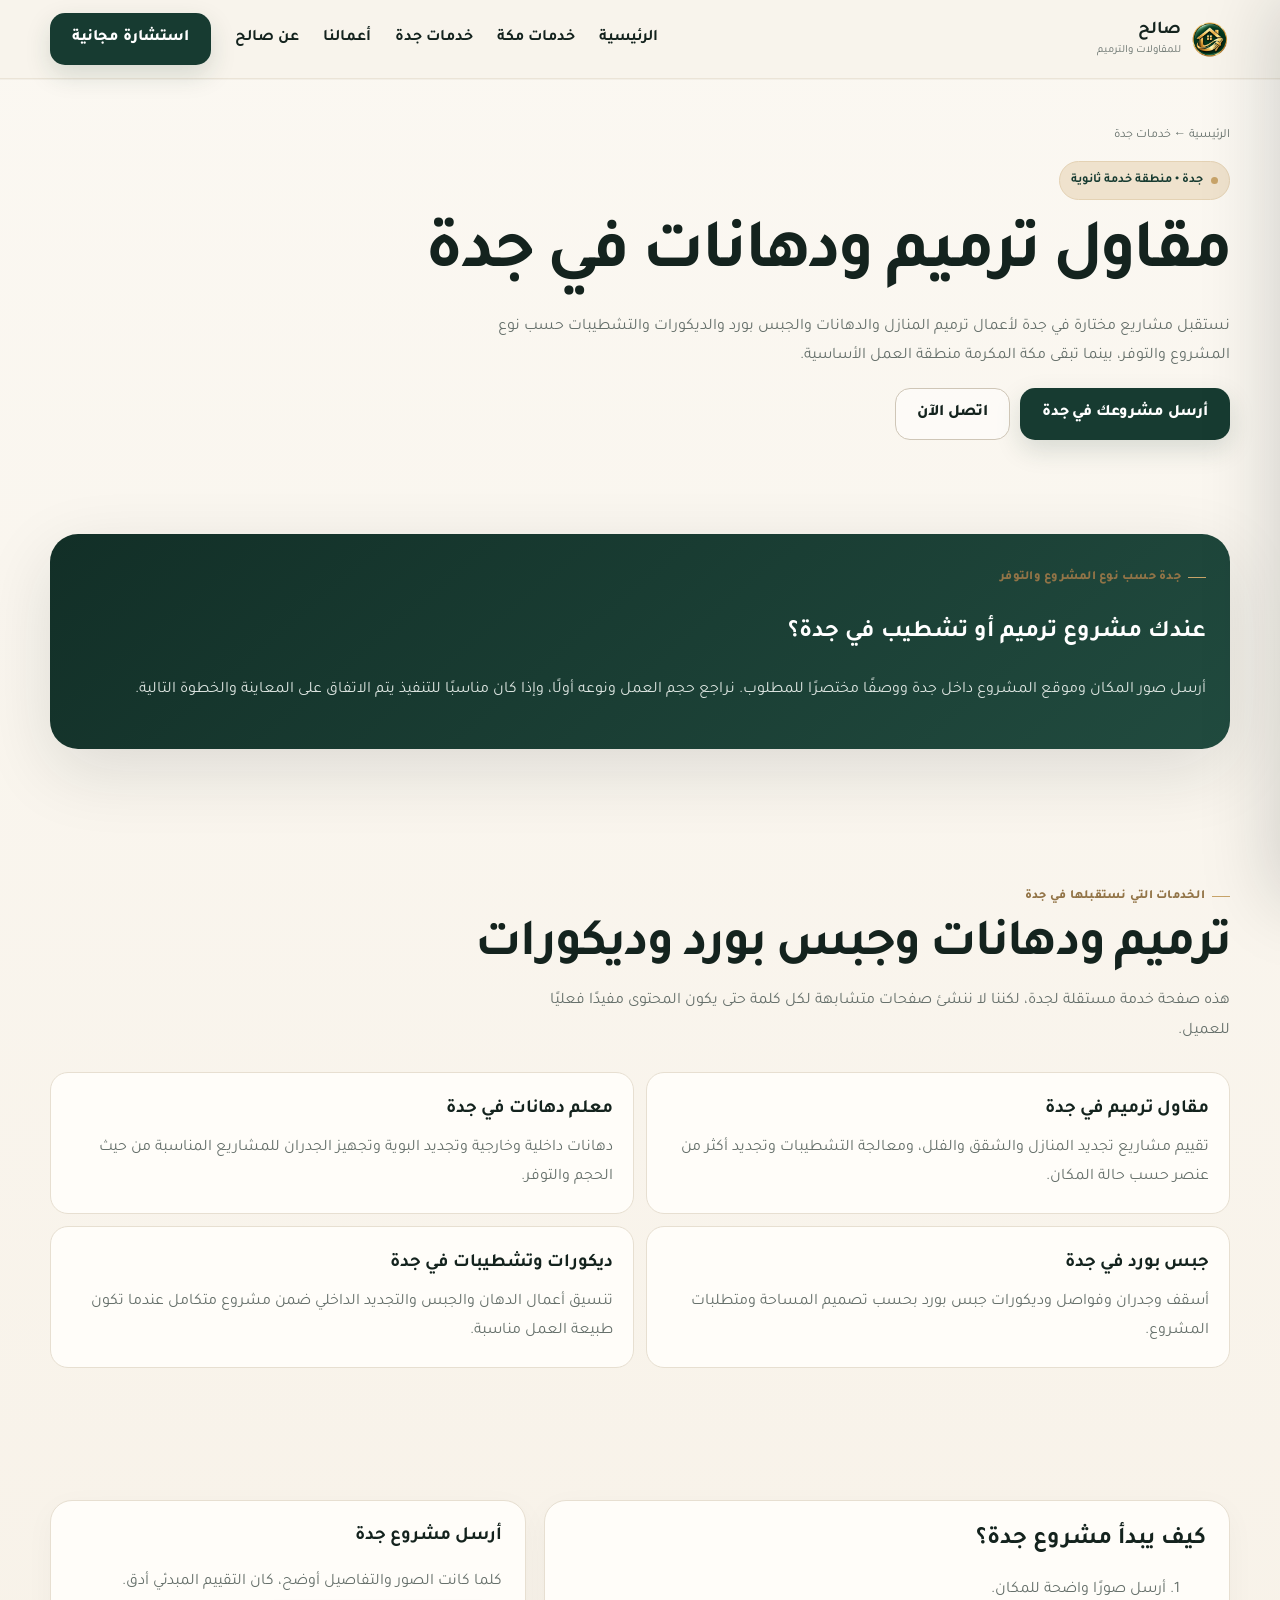
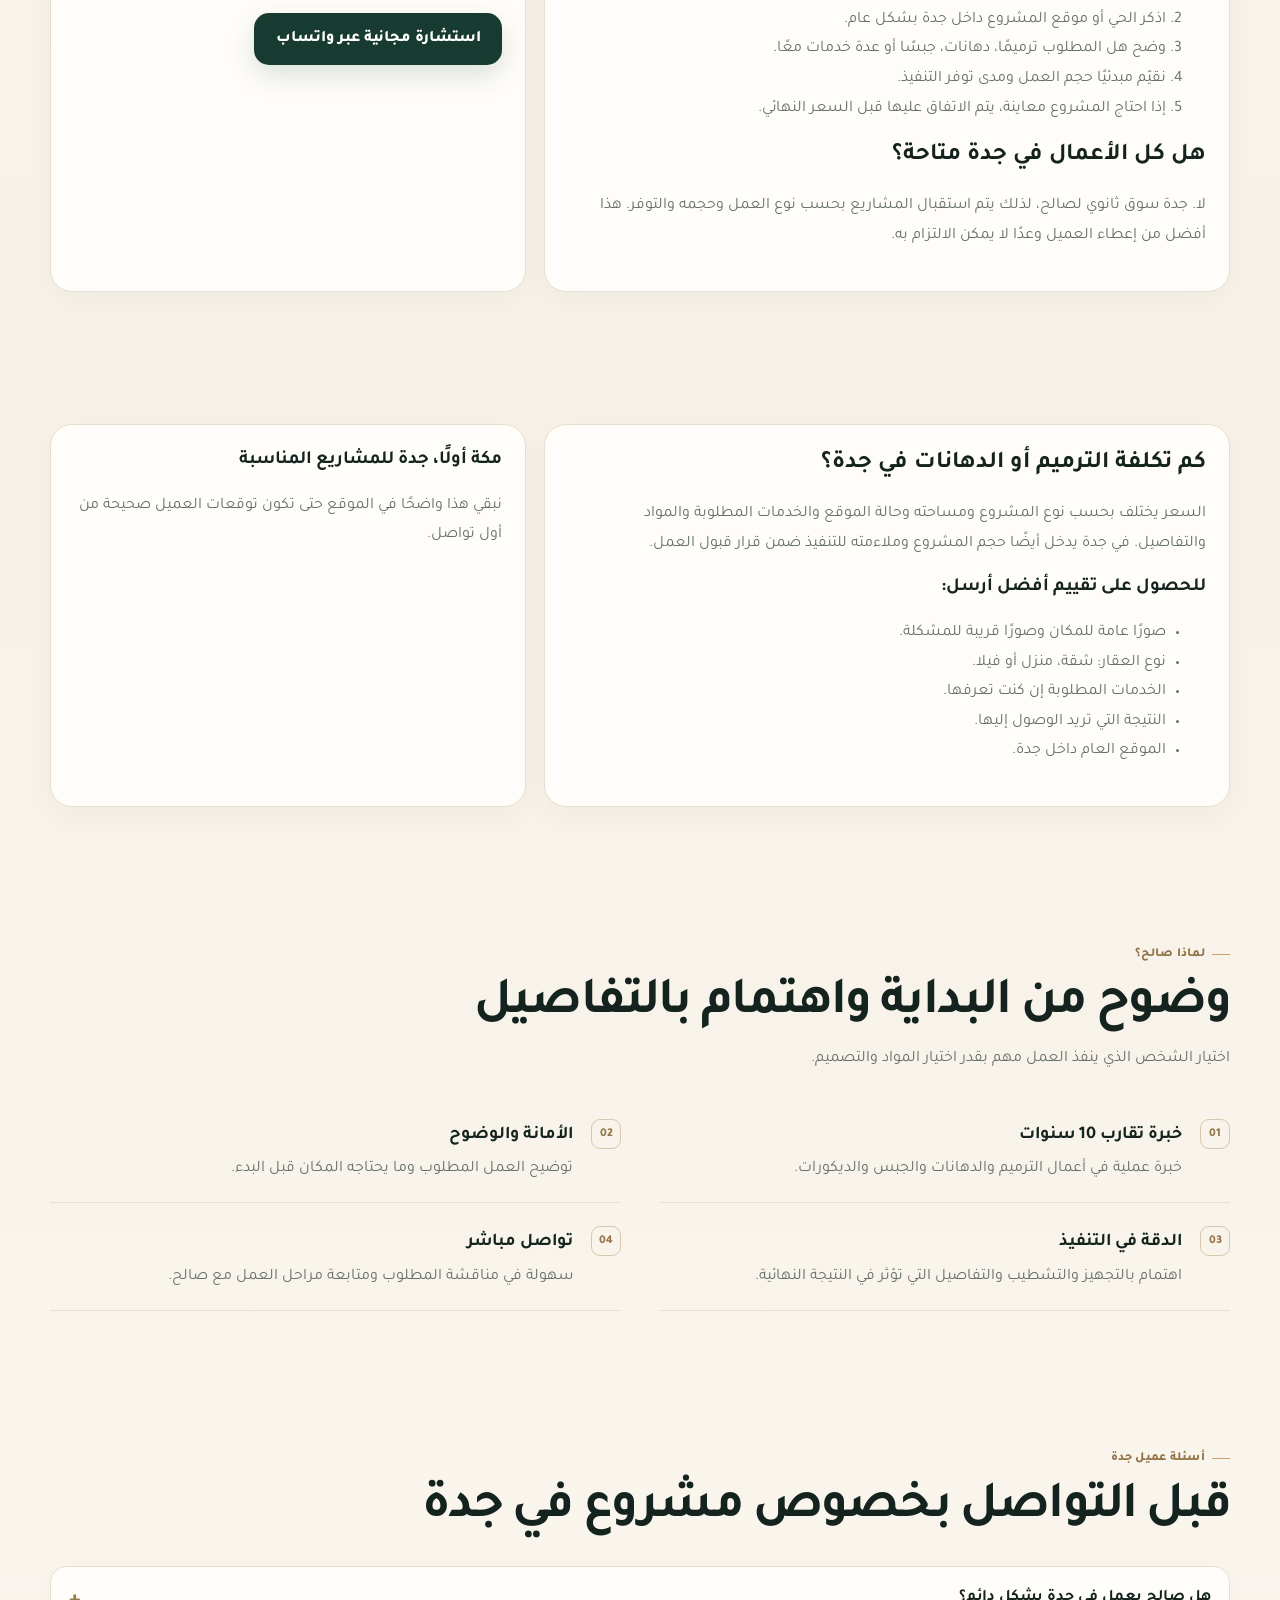
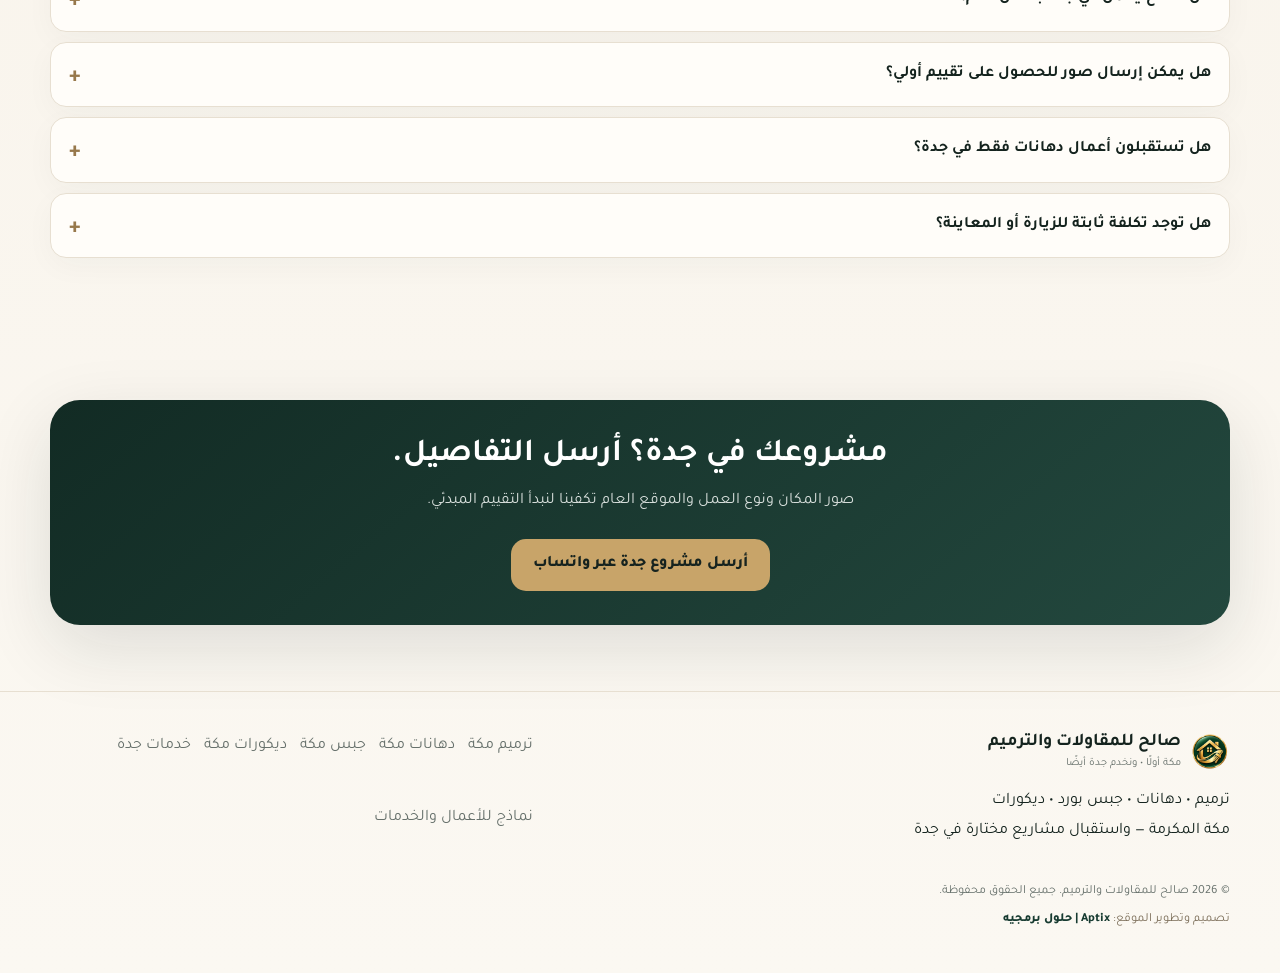
<file: services/jeddah.html>
<!DOCTYPE html>

<html dir="rtl" lang="ar"><head><meta charset="utf-8"/><meta content="width=device-width,initial-scale=1" name="viewport"/><title>مقاول ترميم ودهانات في جدة | جبس وديكورات | صالح</title><meta content="استقبال مشاريع ترميم منازل ودهانات وجبس بورد وديكورات في جدة حسب نوع المشروع والتوفر. مكة هي منطقة العمل الأساسية، والتقييم المبدئي عبر واتساب مجاني." name="description"/><meta content="index,follow,max-image-preview:large" name="robots"/><meta content="#173b31" name="theme-color"/><link href="https://example.com/services/jeddah.html" rel="canonical"/><link href="../assets/css/main.css" rel="stylesheet"/><link href="../assets/images/favicon-32.png" rel="icon" sizes="32x32" type="image/png"/><link href="../assets/images/favicon-16.png" rel="icon" sizes="16x16" type="image/png"/><link href="../assets/images/apple-touch-icon.png" rel="apple-touch-icon" sizes="180x180"/><meta content="ar_SA" property="og:locale"/><meta content="website" property="og:type"/><meta content="مقاول ترميم ودهانات في جدة | جبس وديكورات | صالح" property="og:title"/><meta content="استقبال مشاريع ترميم منازل ودهانات وجبس بورد وديكورات في جدة حسب نوع المشروع والتوفر. مكة هي منطقة العمل الأساسية، والتقييم المبدئي عبر واتساب مجاني." property="og:description"/><meta content="https://example.com/services/jeddah.html" property="og:url"/><script type="application/ld+json">{"@context": "https://schema.org", "@graph": [{"@type": "BreadcrumbList", "itemListElement": [{"@type": "ListItem", "position": 1, "name": "الرئيسية", "item": "https://example.com/"}, {"@type": "ListItem", "position": 2, "name": "مقاول ترميم ودهانات في جدة", "item": "https://example.com/services/jeddah.html"}]}, {"@type": "Service", "name": "مقاول ترميم ودهانات في جدة", "serviceType": ["ترميم منازل", "دهانات", "جبس بورد", "ديكورات وتشطيبات"], "description": "استقبال مشاريع ترميم منازل ودهانات وجبس بورد وديكورات في جدة حسب نوع المشروع والتوفر. مكة هي منطقة العمل الأساسية، والتقييم المبدئي عبر واتساب مجاني.", "areaServed": {"@type": "City", "name": "جدة"}, "provider": {"@id": "https://example.com/#business"}, "url": "https://example.com/services/jeddah.html"}]}</script></head><body>
<a class="skip" href="#main">تجاوز إلى المحتوى</a><header class="site-header"><div class="container"><nav aria-label="التنقل الرئيسي" class="nav"><a class="brand" href="../index.html"><span class="brand-mark"><img alt="" aria-hidden="true" height="39" src="../assets/images/saleh-icon.png" width="39"/></span><span class="brand-copy"><strong>صالح</strong><small>للمقاولات والترميم</small></span></a><div class="navlinks"><a href="../index.html">الرئيسية</a><a href="../index.html#services">خدمات مكة</a><a href="jeddah.html">خدمات جدة</a><a href="../gallery.html">أعمالنا</a><a href="../about.html">عن صالح</a><a class="btn btn-primary" href="https://wa.me/966502574703?text=%D8%A7%D9%84%D8%B3%D9%84%D8%A7%D9%85%20%D8%B9%D9%84%D9%8A%D9%83%D9%85%20%D8%A3%D8%B3%D8%AA%D8%A7%D8%B0%20%D8%B5%D8%A7%D9%84%D8%AD%D8%8C%20%D8%A3%D8%B1%D9%8A%D8%AF%20%D8%A7%D8%B3%D8%AA%D8%B4%D8%A7%D8%B1%D8%A9%20%D9%85%D8%AC%D8%A7%D9%86%D9%8A%D8%A9%20%D9%88%D8%AA%D9%82%D9%8A%D9%8A%D9%85%D9%8B%D8%A7%20%D9%85%D8%A8%D8%AF%D8%A6%D9%8A%D9%8B%D8%A7%20%D8%A8%D8%AE%D8%B5%D9%88%D8%B5%20%D8%B9%D9%85%D9%84%20%D9%84%D8%AF%D9%8A%20%D9%81%D9%8A%20%D8%AC%D8%AF%D8%A9.%20%D9%87%D8%B0%D9%87%20%D8%AA%D9%81%D8%A7%D8%B5%D9%8A%D9%84%20%D8%A7%D9%84%D8%B9%D9%85%D9%84%3A" rel="noopener" target="_blank">استشارة مجانية</a></div><button aria-controls="mobile-drawer" aria-expanded="false" aria-label="فتح القائمة" class="menu-btn" type="button"><span class="menu-icon"><span></span></span></button></nav></div></header><div aria-hidden="true" class="menu-overlay"></div><aside aria-hidden="true" class="mobile-drawer" id="mobile-drawer"><div class="drawer-head"><a class="brand" href="../index.html"><span class="brand-mark"><img alt="" aria-hidden="true" height="39" src="../assets/images/saleh-icon.png" width="39"/></span><span class="brand-copy"><strong>صالح</strong><small>للمقاولات والترميم</small></span></a><button aria-label="إغلاق القائمة" class="drawer-close" type="button">×</button></div><nav class="drawer-links"><a href="../index.html">الرئيسية</a><a href="../index.html#services">خدمات مكة</a><a href="jeddah.html">خدمات جدة</a><a href="../gallery.html">أعمالنا</a><a href="../about.html">عن صالح</a></nav><div class="drawer-cta"><a class="btn btn-primary" href="https://wa.me/966502574703?text=%D8%A7%D9%84%D8%B3%D9%84%D8%A7%D9%85%20%D8%B9%D9%84%D9%8A%D9%83%D9%85%20%D8%A3%D8%B3%D8%AA%D8%A7%D8%B0%20%D8%B5%D8%A7%D9%84%D8%AD%D8%8C%20%D8%A3%D8%B1%D9%8A%D8%AF%20%D8%A7%D8%B3%D8%AA%D8%B4%D8%A7%D8%B1%D8%A9%20%D9%85%D8%AC%D8%A7%D9%86%D9%8A%D8%A9%20%D9%88%D8%AA%D9%82%D9%8A%D9%8A%D9%85%D9%8B%D8%A7%20%D9%85%D8%A8%D8%AF%D8%A6%D9%8A%D9%8B%D8%A7%20%D8%A8%D8%AE%D8%B5%D9%88%D8%B5%20%D8%B9%D9%85%D9%84%20%D9%84%D8%AF%D9%8A%20%D9%81%D9%8A%20%D8%AC%D8%AF%D8%A9.%20%D9%87%D8%B0%D9%87%20%D8%AA%D9%81%D8%A7%D8%B5%D9%8A%D9%84%20%D8%A7%D9%84%D8%B9%D9%85%D9%84%3A" rel="noopener" style="width:100%" target="_blank">استشارة مجانية عبر واتساب</a><p class="drawer-note">أرسل صور المشروع في جدة للحصول على تقييم مبدئي.</p></div></aside>
<main id="main">
<section class="page-hero"><div class="container">
<div class="breadcrumb"><a href="../index.html">الرئيسية</a> ← خدمات جدة</div>
<span class="eyebrow">جدة • منطقة خدمة ثانوية</span><h1>مقاول ترميم ودهانات في جدة</h1>
<p>نستقبل مشاريع مختارة في جدة لأعمال ترميم المنازل والدهانات والجبس بورد والديكورات والتشطيبات حسب نوع المشروع والتوفر، بينما تبقى مكة المكرمة منطقة العمل الأساسية.</p>
<div class="actions"><a class="btn btn-primary" href="https://wa.me/966502574703?text=%D8%A7%D9%84%D8%B3%D9%84%D8%A7%D9%85%20%D8%B9%D9%84%D9%8A%D9%83%D9%85%20%D8%A3%D8%B3%D8%AA%D8%A7%D8%B0%20%D8%B5%D8%A7%D9%84%D8%AD%D8%8C%20%D8%A3%D8%B1%D9%8A%D8%AF%20%D8%A7%D8%B3%D8%AA%D8%B4%D8%A7%D8%B1%D8%A9%20%D9%85%D8%AC%D8%A7%D9%86%D9%8A%D8%A9%20%D9%88%D8%AA%D9%82%D9%8A%D9%8A%D9%85%D9%8B%D8%A7%20%D9%85%D8%A8%D8%AF%D8%A6%D9%8A%D9%8B%D8%A7%20%D8%A8%D8%AE%D8%B5%D9%88%D8%B5%20%D9%85%D8%B4%D8%B1%D9%88%D8%B9%20%D8%AA%D8%B1%D9%85%D9%8A%D9%85%20%D8%A3%D9%88%20%D8%AF%D9%87%D8%A7%D9%86%D8%A7%D8%AA%20%D8%A3%D9%88%20%D8%AC%D8%A8%D8%B3%20%D8%A8%D9%88%D8%B1%D8%AF%20%D8%A3%D9%88%20%D8%AF%D9%8A%D9%83%D9%88%D8%B1%D8%A7%D8%AA%20%D9%84%D8%AF%D9%8A%20%D9%81%D9%8A%20%D8%AC%D8%AF%D8%A9.%20%D9%87%D8%B0%D9%87%20%D8%AA%D9%81%D8%A7%D8%B5%D9%8A%D9%84%20%D8%A7%D9%84%D8%B9%D9%85%D9%84%3A" rel="noopener" target="_blank">أرسل مشروعك في جدة</a><a class="btn btn-outline" href="tel:+966502574703">اتصل الآن</a></div>
</div></section>
<section><div class="container"><div class="city-intro"><span class="section-kicker">جدة حسب نوع المشروع والتوفر</span><h2>عندك مشروع ترميم أو تشطيب في جدة؟</h2><p>أرسل صور المكان وموقع المشروع داخل جدة ووصفًا مختصرًا للمطلوب. نراجع حجم العمل ونوعه أولًا، وإذا كان مناسبًا للتنفيذ يتم الاتفاق على المعاينة والخطوة التالية.</p></div></div></section>
<section><div class="container"><div class="section-head"><span class="section-kicker">الخدمات التي نستقبلها في جدة</span><h2>ترميم ودهانات وجبس بورد وديكورات</h2><p>هذه صفحة خدمة مستقلة لجدة، لكننا لا ننشئ صفحات متشابهة لكل كلمة حتى يكون المحتوى مفيدًا فعليًا للعميل.</p></div><div class="city-services">
<div class="city-service"><h3>مقاول ترميم في جدة</h3><p>تقييم مشاريع تجديد المنازل والشقق والفلل، ومعالجة التشطيبات وتجديد أكثر من عنصر حسب حالة المكان.</p></div>
<div class="city-service"><h3>معلم دهانات في جدة</h3><p>دهانات داخلية وخارجية وتجديد البوية وتجهيز الجدران للمشاريع المناسبة من حيث الحجم والتوفر.</p></div>
<div class="city-service"><h3>جبس بورد في جدة</h3><p>أسقف وجدران وفواصل وديكورات جبس بورد بحسب تصميم المساحة ومتطلبات المشروع.</p></div>
<div class="city-service"><h3>ديكورات وتشطيبات في جدة</h3><p>تنسيق أعمال الدهان والجبس والتجديد الداخلي ضمن مشروع متكامل عندما تكون طبيعة العمل مناسبة.</p></div>
</div></div></section>
<section><div class="container content-grid"><article class="content-box">
<h2>كيف يبدأ مشروع جدة؟</h2><ol><li>أرسل صورًا واضحة للمكان.</li><li>اذكر الحي أو موقع المشروع داخل جدة بشكل عام.</li><li>وضح هل المطلوب ترميمًا، دهانات، جبسًا أو عدة خدمات معًا.</li><li>نقيّم مبدئيًا حجم العمل ومدى توفر التنفيذ.</li><li>إذا احتاج المشروع معاينة، يتم الاتفاق عليها قبل السعر النهائي.</li></ol>
<h2>هل كل الأعمال في جدة متاحة؟</h2><p>لا. جدة سوق ثانوي لصالح، لذلك يتم استقبال المشاريع بحسب نوع العمل وحجمه والتوفر. هذا أفضل من إعطاء العميل وعدًا لا يمكن الالتزام به.</p>
</article><aside class="content-box"><h3>أرسل مشروع جدة</h3><p>كلما كانت الصور والتفاصيل أوضح، كان التقييم المبدئي أدق.</p><a class="btn btn-primary" href="https://wa.me/966502574703?text=%D8%A7%D9%84%D8%B3%D9%84%D8%A7%D9%85%20%D8%B9%D9%84%D9%8A%D9%83%D9%85%20%D8%A3%D8%B3%D8%AA%D8%A7%D8%B0%20%D8%B5%D8%A7%D9%84%D8%AD%D8%8C%20%D8%A3%D8%B1%D9%8A%D8%AF%20%D8%A7%D8%B3%D8%AA%D8%B4%D8%A7%D8%B1%D8%A9%20%D9%85%D8%AC%D8%A7%D9%86%D9%8A%D8%A9%20%D9%88%D8%AA%D9%82%D9%8A%D9%8A%D9%85%D9%8B%D8%A7%20%D9%85%D8%A8%D8%AF%D8%A6%D9%8A%D9%8B%D8%A7%20%D8%A8%D8%AE%D8%B5%D9%88%D8%B5%20%D9%85%D8%B4%D8%B1%D9%88%D8%B9%20%D8%AA%D8%B1%D9%85%D9%8A%D9%85%20%D8%A3%D9%88%20%D8%AF%D9%87%D8%A7%D9%86%D8%A7%D8%AA%20%D8%A3%D9%88%20%D8%AC%D8%A8%D8%B3%20%D8%A8%D9%88%D8%B1%D8%AF%20%D8%A3%D9%88%20%D8%AF%D9%8A%D9%83%D9%88%D8%B1%D8%A7%D8%AA%20%D9%84%D8%AF%D9%8A%20%D9%81%D9%8A%20%D8%AC%D8%AF%D8%A9.%20%D9%87%D8%B0%D9%87%20%D8%AA%D9%81%D8%A7%D8%B5%D9%8A%D9%84%20%D8%A7%D9%84%D8%B9%D9%85%D9%84%3A" rel="noopener" target="_blank">استشارة مجانية عبر واتساب</a></aside></div></section>
<section><div class="container content-grid"><article class="content-box">
<h2>كم تكلفة الترميم أو الدهانات في جدة؟</h2><p>السعر يختلف بحسب نوع المشروع ومساحته وحالة الموقع والخدمات المطلوبة والمواد والتفاصيل. في جدة يدخل أيضًا حجم المشروع وملاءمته للتنفيذ ضمن قرار قبول العمل.</p>
<h3>للحصول على تقييم أفضل أرسل:</h3><ul><li>صورًا عامة للمكان وصورًا قريبة للمشكلة.</li><li>نوع العقار: شقة، منزل أو فيلا.</li><li>الخدمات المطلوبة إن كنت تعرفها.</li><li>النتيجة التي تريد الوصول إليها.</li><li>الموقع العام داخل جدة.</li></ul>
</article><aside class="content-box"><h3>مكة أولًا، جدة للمشاريع المناسبة</h3><p>نبقي هذا واضحًا في الموقع حتى تكون توقعات العميل صحيحة من أول تواصل.</p></aside></div></section>
<section><div class="container">
<div class="section-head"><span class="section-kicker">لماذا صالح؟</span><h2>وضوح من البداية واهتمام بالتفاصيل</h2><p>اختيار الشخص الذي ينفذ العمل مهم بقدر اختيار المواد والتصميم.</p></div>
<div class="features">
<div class="feature"><span class="feature-num">01</span><div><b>خبرة تقارب 10 سنوات</b><p>خبرة عملية في أعمال الترميم والدهانات والجبس والديكورات.</p></div></div>
<div class="feature"><span class="feature-num">02</span><div><b>الأمانة والوضوح</b><p>توضيح العمل المطلوب وما يحتاجه المكان قبل البدء.</p></div></div>
<div class="feature"><span class="feature-num">03</span><div><b>الدقة في التنفيذ</b><p>اهتمام بالتجهيز والتشطيب والتفاصيل التي تؤثر في النتيجة النهائية.</p></div></div>
<div class="feature"><span class="feature-num">04</span><div><b>تواصل مباشر</b><p>سهولة في مناقشة المطلوب ومتابعة مراحل العمل مع صالح.</p></div></div>
</div>
</div></section>
<section><div class="container"><div class="section-head"><span class="section-kicker">أسئلة عميل جدة</span><h2>قبل التواصل بخصوص مشروع في جدة</h2></div><div class="faq">
<details><summary>هل صالح يعمل في جدة بشكل دائم؟</summary><p>مكة هي منطقة العمل الأساسية، ويتم استقبال مشاريع جدة حسب نوع المشروع وحجمه والتوفر.</p></details>
<details><summary>هل يمكن إرسال صور للحصول على تقييم أولي؟</summary><p>نعم، الصور ووصف المطلوب تساعد على معرفة ما إذا كان المشروع مناسبًا والخطوة التالية، لكن بعض المشاريع تحتاج معاينة.</p></details>
<details><summary>هل تستقبلون أعمال دهانات فقط في جدة؟</summary><p>يتم تقييم طلبات الدهانات والترميم والجبس والديكورات بحسب حجم العمل والتوفر، ولا يوجد وعد بقبول كل مشروع.</p></details>
<details><summary>هل توجد تكلفة ثابتة للزيارة أو المعاينة؟</summary><p>يتم الاتفاق على أي تفاصيل مرتبطة بالمعاينة بعد مراجعة المشروع مبدئيًا؛ الموقع لا يضع رسومًا أو أسعارًا غير مؤكدة.</p></details>
</div></div></section>
<section><div class="container"><div class="final-cta"><h2>مشروعك في جدة؟ أرسل التفاصيل.</h2><p>صور المكان ونوع العمل والموقع العام تكفينا لنبدأ التقييم المبدئي.</p><a class="btn" href="https://wa.me/966502574703?text=%D8%A7%D9%84%D8%B3%D9%84%D8%A7%D9%85%20%D8%B9%D9%84%D9%8A%D9%83%D9%85%20%D8%A3%D8%B3%D8%AA%D8%A7%D8%B0%20%D8%B5%D8%A7%D9%84%D8%AD%D8%8C%20%D8%A3%D8%B1%D9%8A%D8%AF%20%D8%A7%D8%B3%D8%AA%D8%B4%D8%A7%D8%B1%D8%A9%20%D9%85%D8%AC%D8%A7%D9%86%D9%8A%D8%A9%20%D9%88%D8%AA%D9%82%D9%8A%D9%8A%D9%85%D9%8B%D8%A7%20%D9%85%D8%A8%D8%AF%D8%A6%D9%8A%D9%8B%D8%A7%20%D8%A8%D8%AE%D8%B5%D9%88%D8%B5%20%D9%85%D8%B4%D8%B1%D9%88%D8%B9%20%D8%AA%D8%B1%D9%85%D9%8A%D9%85%20%D8%A3%D9%88%20%D8%AF%D9%87%D8%A7%D9%86%D8%A7%D8%AA%20%D8%A3%D9%88%20%D8%AC%D8%A8%D8%B3%20%D8%A8%D9%88%D8%B1%D8%AF%20%D8%A3%D9%88%20%D8%AF%D9%8A%D9%83%D9%88%D8%B1%D8%A7%D8%AA%20%D9%84%D8%AF%D9%8A%20%D9%81%D9%8A%20%D8%AC%D8%AF%D8%A9.%20%D9%87%D8%B0%D9%87%20%D8%AA%D9%81%D8%A7%D8%B5%D9%8A%D9%84%20%D8%A7%D9%84%D8%B9%D9%85%D9%84%3A" rel="noopener" target="_blank">أرسل مشروع جدة عبر واتساب</a></div></div></section>
</main>
<footer><div class="container"><div class="footer-grid"><div><a class="brand" href="../index.html"><span class="brand-mark"><img alt="" aria-hidden="true" height="39" src="../assets/images/saleh-icon.png" width="39"/></span><span class="brand-copy"><strong>صالح للمقاولات والترميم</strong><small>مكة أولًا • ونخدم جدة أيضًا</small></span></a><p>ترميم • دهانات • جبس بورد • ديكورات<br/>مكة المكرمة — واستقبال مشاريع مختارة في جدة</p></div><div class="footer-links"><a href="renovation-makkah.html">ترميم مكة</a><a href="painting-makkah.html">دهانات مكة</a><a href="gypsum-board-makkah.html">جبس مكة</a><a href="decor-makkah.html">ديكورات مكة</a><a href="jeddah.html">خدمات جدة</a><a href="../gallery.html">نماذج للأعمال والخدمات</a></div></div><div class="copyright">© 2026 صالح للمقاولات والترميم. جميع الحقوق محفوظة.<span class="designer-credit">تصميم وتطوير الموقع: <strong><a href="https://wa.me/967780595696" rel="noopener" target="_blank">Aptix | حلول برمجيه</a></strong></span></div></div></footer><div class="sticky-contact"><a class="call" href="tel:+966502574703">اتصال</a><a class="whatsapp" href="https://wa.me/966502574703?text=%D8%A7%D9%84%D8%B3%D9%84%D8%A7%D9%85%20%D8%B9%D9%84%D9%8A%D9%83%D9%85%20%D8%A3%D8%B3%D8%AA%D8%A7%D8%B0%20%D8%B5%D8%A7%D9%84%D8%AD%D8%8C%20%D8%A3%D8%B1%D9%8A%D8%AF%20%D8%A7%D8%B3%D8%AA%D8%B4%D8%A7%D8%B1%D8%A9%20%D9%85%D8%AC%D8%A7%D9%86%D9%8A%D8%A9%20%D9%88%D8%AA%D9%82%D9%8A%D9%8A%D9%85%D9%8B%D8%A7%20%D9%85%D8%A8%D8%AF%D8%A6%D9%8A%D9%8B%D8%A7%20%D8%A8%D8%AE%D8%B5%D9%88%D8%B5%20%D8%B9%D9%85%D9%84%20%D9%84%D8%AF%D9%8A%20%D9%81%D9%8A%20%D8%AC%D8%AF%D8%A9.%20%D9%87%D8%B0%D9%87%20%D8%AA%D9%81%D8%A7%D8%B5%D9%8A%D9%84%20%D8%A7%D9%84%D8%B9%D9%85%D9%84%3A" rel="noopener" target="_blank">واتساب • استشارة مجانية</a></div><script defer="" src="../assets/js/main.js"></script></body></html>
</file>
<file: assets/css/main.css>
@import url('https://fonts.googleapis.com/css2?family=Tajawal:wght@400;500;600;700;800&display=swap');

:root {
  --ink: #14231e;
  --ink-2: #234137;
  --forest: #173b31;
  --forest-2: #285247;
  --gold: #c8a469;
  --gold-2: #e2c89d;
  --ivory: #f8f4ec;
  --paper: #fffdf9;
  --muted: #66706b;
  --line: #e7dfd1;
  --white: #fff;
  --radius: 24px;
  --shadow: 0 22px 70px rgba(20, 35, 30, .12);
  --max: 1180px
}

* {
  box-sizing: border-box
}

html {
  scroll-behavior: smooth
}

body {
  margin: 0;
  background: var(--ivory);
  color: var(--ink);
  font-family: 'Tajawal', Arial, sans-serif;
  line-height: 1.85;
  -webkit-font-smoothing: antialiased
}

body.menu-open {
  overflow: hidden
}

a {
  color: inherit;
  text-decoration: none
}

img {
  max-width: 100%;
  display: block
}

.container {
  width: min(calc(100% - 30px), var(--max));
  margin: auto
}

.skip {
  position: absolute;
  right: -9999px
}

.skip:focus {
  right: 16px;
  top: 16px;
  background: #fff;
  padding: 10px 14px;
  z-index: 999;
  border-radius: 10px
}

.site-header {
  position: sticky;
  top: 0;
  z-index: 80;
  background: rgba(248, 244, 236, .92);
  backdrop-filter: blur(18px);
  border-bottom: 1px solid rgba(231, 223, 209, .78)
}

.nav {
  height: 72px;
  display: flex;
  align-items: center;
  justify-content: space-between;
  gap: 20px
}

.brand {
  display: flex;
  align-items: center;
  gap: 10px
}

.brand-mark {
  width: 39px;
  height: 39px;
  border-radius: 12px;
  background: linear-gradient(145deg, var(--forest), #0f2c24);
  display: grid;
  place-items: center;
  color: var(--gold-2);
  font-weight: 800;
  font-size: 1.25rem;
  box-shadow: 0 7px 20px rgba(23, 59, 49, .16)
}

.brand-copy {
  display: flex;
  flex-direction: column;
  line-height: 1.15
}

.brand-copy strong {
  font-size: 1.12rem
}

.brand-copy small {
  color: var(--muted);
  font-size: .69rem;
  margin-top: 5px
}

.navlinks {
  display: none;
  align-items: center;
  gap: 24px;
  font-weight: 600
}

.navlinks a:not(.btn):hover {
  color: var(--forest-2)
}

.menu-btn {
  width: 44px;
  height: 44px;
  border: 1px solid var(--line);
  border-radius: 13px;
  background: var(--paper);
  display: grid;
  place-items: center;
  cursor: pointer
}

.menu-icon {
  width: 20px;
  height: 14px;
  position: relative
}

.menu-icon:before,
.menu-icon:after,
.menu-icon span {
  content: '';
  position: absolute;
  right: 0;
  width: 100%;
  height: 2px;
  background: var(--ink);
  border-radius: 3px;
  transition: .22s
}

.menu-icon:before {
  top: 0
}

.menu-icon span {
  top: 6px
}

.menu-icon:after {
  top: 12px
}

.menu-btn[aria-expanded='true'] .menu-icon:before {
  transform: translateY(6px) rotate(45deg)
}

.menu-btn[aria-expanded='true'] .menu-icon span {
  opacity: 0
}

.menu-btn[aria-expanded='true'] .menu-icon:after {
  transform: translateY(-6px) rotate(-45deg)
}

.menu-overlay {
  position: fixed;
  inset: 0;
  background: rgba(10, 20, 16, .38);
  backdrop-filter: blur(2px);
  z-index: 89;
  opacity: 0;
  pointer-events: none;
  transition: .22s
}

.menu-overlay.open {
  opacity: 1;
  pointer-events: auto
}

.mobile-drawer {
  position: fixed;
  z-index: 90;
  top: 0;
  right: 0;
  height: 100dvh;
  width: min(86vw, 380px);
  background: var(--paper);
  box-shadow: -24px 0 70px rgba(15, 30, 25, .18);
  transform: translateX(105%);
  transition: .28s ease;
  padding: 20px;
  display: flex;
  flex-direction: column
}

.mobile-drawer.open {
  transform: translateX(0)
}

.drawer-head {
  display: flex;
  align-items: center;
  justify-content: space-between;
  padding-bottom: 20px;
  border-bottom: 1px solid var(--line)
}

.drawer-close {
  width: 42px;
  height: 42px;
  border: 1px solid var(--line);
  background: var(--ivory);
  border-radius: 12px;
  font-size: 1.35rem;
  cursor: pointer
}

.drawer-links {
  display: grid;
  margin-top: 16px
}

.drawer-links a {
  font-size: 1.18rem;
  font-weight: 600;
  padding: 16px 3px;
  border-bottom: 1px solid var(--line)
}

.drawer-cta {
  margin-top: auto;
  padding-top: 22px
}

.drawer-note {
  font-size: .82rem;
  color: var(--muted);
  margin: 12px 0 0
}

.btn {
  display: inline-flex;
  align-items: center;
  justify-content: center;
  gap: 8px;
  min-height: 52px;
  padding: 0 21px;
  border-radius: 15px;
  font-weight: 800;
  border: 1px solid transparent;
  transition: .2s ease
}

.btn-primary {
  background: var(--forest);
  color: #fff;
  box-shadow: 0 10px 26px rgba(23, 59, 49, .15)
}

.btn-primary:hover {
  background: #102f27;
  transform: translateY(-2px)
}

.btn-gold {
  background: var(--gold);
  color: #17251f
}

.btn-outline {
  border-color: #cfc6b7;
  background: rgba(255, 255, 255, .45)
}

.hero {
  padding: 38px 0 38px
}

.hero-copy {
  padding-top: 12px
}

.eyebrow {
  display: inline-flex;
  align-items: center;
  gap: 8px;
  font-size: .78rem;
  font-weight: 700;
  color: var(--forest);
  background: #efe2cd;
  border: 1px solid #e4d2b4;
  padding: 7px 11px;
  border-radius: 999px;
  margin-bottom: 17px
}

.eyebrow:before {
  content: '';
  width: 7px;
  height: 7px;
  background: var(--gold);
  border-radius: 50%
}

.hero h1 {
  font-size: clamp(2.5rem, 11vw, 5rem);
  line-height: 1.08;
  letter-spacing: -.045em;
  margin: 0 0 18px;
  max-width: 820px
}

.hero h1 em {
  font-style: normal;
  color: var(--forest-2)
}

.hero .lead {
  font-size: 1.05rem;
  color: var(--muted);
  max-width: 700px;
  margin: 0 0 24px
}

.actions {
  display: grid;
  gap: 10px
}

.micro {
  font-size: .82rem;
  color: var(--muted);
  margin: 10px 0 0
}

.hero-media {
  margin-top: 28px;
  position: relative;
  border-radius: 30px;
  overflow: hidden;
  min-height: 320px;
  background: #d6d0c2;
  box-shadow: var(--shadow)
}

.hero-media img {
  width: 100%;
  height: 100%;
  position: absolute;
  inset: 0;
  object-fit: cover
}

.hero-media:after {
  content: '';
  position: absolute;
  inset: 0;
  background: linear-gradient(180deg, rgba(12, 28, 23, .04) 38%, rgba(12, 28, 23, .74) 100%)
}

.photo-note {
  position: absolute;
  z-index: 2;
  top: 15px;
  left: 15px;
  background: rgba(255, 255, 255, .9);
  padding: 6px 9px;
  border-radius: 9px;
  font-size: .72rem;
  color: #4b544f
}

.hero-caption {
  position: absolute;
  z-index: 2;
  right: 20px;
  left: 20px;
  bottom: 18px;
  color: white
}

.hero-caption b {
  font-size: 1.27rem;
  display: block
}

.hero-caption span {
  font-size: .84rem;
  opacity: .84
}

.trust-strip {
  padding: 17px 0;
  border-block: 1px solid var(--line);
  background: rgba(255, 255, 255, .25)
}

.trust-grid {
  display: grid;
  grid-template-columns: repeat(3, 1fr);
  gap: 6px;
  text-align: center
}

.trust-grid b {
  display: block;
  font-size: .91rem
}

.trust-grid span {
  display: block;
  font-size: .69rem;
  color: var(--muted)
}

section {
  padding: 66px 0
}

.section-head {
  margin-bottom: 26px
}

.section-kicker {
  font-size: .78rem;
  color: #927447;
  font-weight: 800;
  letter-spacing: .02em
}

.section-head h2 {
  font-size: clamp(2rem, 8vw, 3.25rem);
  line-height: 1.2;
  letter-spacing: -.035em;
  margin: 5px 0 9px
}

.section-head p {
  color: var(--muted);
  margin: 0;
  max-width: 680px
}

.cards {
  display: grid;
  gap: 16px
}

.card {
  background: var(--paper);
  border: 1px solid var(--line);
  border-radius: var(--radius);
  overflow: hidden;
  transition: .22s ease
}

.card:hover {
  transform: translateY(-4px);
  box-shadow: var(--shadow)
}

.service-media {
  height: 205px;
  position: relative;
  background: #d6d0c2;
  overflow: hidden
}

.service-media img {
  width: 100%;
  height: 100%;
  object-fit: cover;
  transition: .45s ease
}

.card:hover .service-media img {
  transform: scale(1.035)
}

.service-media .badge {
  position: absolute;
  top: 12px;
  right: 12px;
  background: rgba(20, 35, 30, .86);
  color: #fff;
  border-radius: 10px;
  padding: 5px 9px;
  font-size: .69rem
}

.card-body {
  padding: 20px
}

.card h3 {
  font-size: 1.4rem;
  line-height: 1.35;
  margin: 0 0 7px
}

.card p {
  color: var(--muted);
  margin: 0 0 14px
}

.arrow {
  font-weight: 800;
  color: var(--forest)
}

.problem {
  position: relative;
  overflow: hidden;
  background: linear-gradient(145deg, #102b24, #1f473c);
  color: #fff;
  border-radius: 30px;
  padding: 32px 23px;
  box-shadow: var(--shadow)
}

.problem:after {
  content: '';
  position: absolute;
  width: 180px;
  height: 180px;
  border: 1px solid rgba(226, 200, 157, .2);
  border-radius: 50%;
  left: -65px;
  top: -70px
}

.problem h2 {
  font-size: 2rem;
  line-height: 1.3;
  margin: 0 0 13px
}

.problem p {
  color: #d9e0dc
}

.problem strong {
  color: #f0d3a2
}

.problem .btn {
  margin-top: 7px
}

.features {
  display: grid;
  gap: 5px
}

.feature {
  padding: 18px 0;
  border-bottom: 1px solid var(--line);
  display: grid;
  grid-template-columns: 36px 1fr;
  gap: 12px
}

.feature-num {
  width: 30px;
  height: 30px;
  border: 1px solid #d8c7aa;
  color: #927447;
  border-radius: 9px;
  display: grid;
  place-items: center;
  font-size: .75rem;
  font-weight: 800
}

.feature b {
  display: block;
  font-size: 1.12rem
}

.feature p {
  margin: 3px 0 0;
  color: var(--muted)
}

.steps {
  display: grid;
  gap: 12px
}

.step {
  background: var(--paper);
  border: 1px solid var(--line);
  padding: 21px;
  border-radius: 19px
}

.step span {
  font-weight: 800;
  color: #9a7743
}

.step h3 {
  margin: 7px 0 3px
}

.step p {
  margin: 0;
  color: var(--muted)
}

.about-box {
  background: #eadcc4;
  border: 1px solid #ddcaa8;
  border-radius: 30px;
  padding: 29px 23px;
  position: relative;
  overflow: hidden
}

.about-box:after {
  content: 'ص';
  position: absolute;
  left: -2px;
  bottom: -58px;
  font-size: 12rem;
  font-weight: 800;
  color: rgba(23, 59, 49, .06);
  line-height: 1
}

.about-box blockquote {
  position: relative;
  z-index: 1;
  font-size: 1.45rem;
  line-height: 1.55;
  margin: 0 0 15px;
  font-weight: 800
}

.about-box p {
  position: relative;
  z-index: 1;
  margin: 0;
  color: #4a534f
}

.faq details {
  background: var(--paper);
  border: 1px solid var(--line);
  border-radius: 16px;
  padding: 17px 18px;
  margin-bottom: 10px
}

.faq summary {
  cursor: pointer;
  font-weight: 700;
  list-style: none;
  position: relative;
  padding-left: 26px
}

.faq summary:after {
  content: '+';
  position: absolute;
  left: 0;
  top: -3px;
  font-size: 1.45rem;
  color: #97784b
}

.faq details[open] summary:after {
  content: '–'
}

.faq p {
  color: var(--muted);
  margin: 10px 0 0
}

.final-cta {
  background: linear-gradient(140deg, #122b24, #23483e);
  color: #fff;
  border-radius: 30px;
  padding: 34px 23px;
  text-align: center;
  box-shadow: var(--shadow)
}

.final-cta h2 {
  font-size: 2rem;
  line-height: 1.34;
  margin: 0 0 10px
}

.final-cta p {
  color: #d8dfdc;
  max-width: 620px;
  margin: 0 auto 22px
}

.final-cta .btn {
  background: var(--gold);
  color: #16231f
}

.page-hero {
  padding: 45px 0 28px
}

.page-hero h1 {
  font-size: clamp(2.25rem, 9.5vw, 4.35rem);
  line-height: 1.14;
  letter-spacing: -.04em;
  margin: 0 0 14px
}

.page-hero p {
  color: var(--muted);
  max-width: 760px
}

.content-grid {
  display: grid;
  gap: 18px
}

.content-box {
  background: var(--paper);
  border: 1px solid var(--line);
  border-radius: 22px;
  padding: 23px
}

.content-box h2,
.content-box h3 {
  line-height: 1.35;
  margin-top: 0
}

.content-box p,
.content-box li {
  color: var(--muted)
}

.related-links {
  display: grid;
  gap: 10px
}

.related-links a {
  padding: 13px 15px;
  background: var(--ivory);
  border: 1px solid var(--line);
  border-radius: 13px;
  font-weight: 700
}

.breadcrumb {
  font-size: .78rem;
  color: var(--muted);
  margin-bottom: 14px
}

.service-hero-image {
  margin-top: 26px;
  border-radius: 24px;
  overflow: hidden;
  position: relative;
  min-height: 270px;
  background: #ddd
}

.service-hero-image img {
  width: 100%;
  height: 100%;
  position: absolute;
  inset: 0;
  object-fit: cover
}

.service-hero-image .photo-note {
  top: 12px;
  left: 12px
}

.location-note {
  background: #f0e4d1;
  border-right: 4px solid var(--gold);
  padding: 14px 16px;
  border-radius: 10px;
  color: #4f574f
}

footer {
  padding: 40px 0 100px;
  border-top: 1px solid var(--line)
}

.footer-grid {
  display: grid;
  gap: 22px
}

.footer-links {
  display: flex;
  flex-wrap: wrap;
  gap: 13px;
  color: var(--muted)
}

.copyright {
  font-size: .78rem;
  color: var(--muted);
  margin-top: 18px
}

.sticky-contact {
  position: fixed;
  z-index: 70;
  bottom: 10px;
  left: 10px;
  right: 10px;
  display: grid;
  grid-template-columns: .85fr 1.5fr;
  gap: 7px;
  background: rgba(255, 253, 249, .94);
  backdrop-filter: blur(15px);
  padding: 7px;
  border: 1px solid var(--line);
  border-radius: 17px;
  box-shadow: 0 14px 44px rgba(20, 35, 30, .18)
}

.sticky-contact a {
  min-height: 48px;
  border-radius: 11px;
  display: flex;
  align-items: center;
  justify-content: center;
  font-weight: 800
}

.call {
  border: 1px solid var(--line)
}

.whatsapp {
  background: var(--forest);
  color: #fff
}

.source-note {
  font-size: .72rem;
  color: #7b827e;
  margin-top: 10px
}

@media(min-width:760px) {
  .nav {
    height: 78px
  }

  .navlinks {
    display: flex
  }

  .menu-btn {
    display: none
  }

  .hero {
    padding: 78px 0 56px
  }

  .hero-grid {
    display: grid;
    grid-template-columns: 1.02fr .98fr;
    gap: 48px;
    align-items: center
  }

  .hero-media {
    margin-top: 0;
    min-height: 510px
  }

  .actions {
    display: flex
  }

  .trust-grid b {
    font-size: 1rem
  }

  .cards {
    grid-template-columns: repeat(2, 1fr)
  }

  .service-media {
    height: 235px
  }

  .features {
    grid-template-columns: repeat(2, 1fr);
    column-gap: 38px
  }

  .steps {
    grid-template-columns: repeat(4, 1fr)
  }

  .about-box {
    padding: 45px
  }

  .content-grid {
    grid-template-columns: 1.18fr .82fr
  }

  .footer-grid {
    grid-template-columns: 1.4fr 1fr
  }

  .sticky-contact {
    display: none
  }

  footer {
    padding-bottom: 42px
  }
}

@media(min-width:1050px) {
  .cards {
    grid-template-columns: repeat(4, 1fr)
  }

  .service-media {
    height: 210px
  }
}

@media(prefers-reduced-motion:reduce) {
  * {
    scroll-behavior: auto !important;
    transition: none !important
  }
}

/* V3 — luxury polish + secondary Jeddah market */
body {
  background: linear-gradient(180deg, #fbf8f2 0, #f7f1e7 48%, #fbf8f2 100%)
}

.site-header {
  box-shadow: 0 1px 0 rgba(126, 104, 68, .06)
}

.card,
.content-box,
.step,
.faq details {
  box-shadow: 0 8px 30px rgba(38, 52, 45, .035)
}

.card {
  border-color: rgba(211, 198, 177, .72)
}

.service-media:after {
  content: '';
  position: absolute;
  inset: 0;
  box-shadow: inset 0 -40px 70px rgba(17, 35, 29, .08);
  pointer-events: none
}

.btn {
  letter-spacing: -.01em
}

.section-kicker {
  display: inline-flex;
  align-items: center;
  gap: 7px
}

.section-kicker:before {
  content: '';
  width: 18px;
  height: 1px;
  background: var(--gold)
}

.secondary-area {
  padding-top: 20px
}

.area-card {
  background: linear-gradient(135deg, #f2e7d5, #fffaf2);
  border: 1px solid #dfcfb5;
  border-radius: 26px;
  padding: 26px;
  display: grid;
  gap: 18px;
  box-shadow: 0 16px 50px rgba(44, 54, 47, .06)
}

.area-card h2 {
  font-size: 1.75rem;
  line-height: 1.35;
  margin: 0
}

.area-card p {
  color: var(--muted);
  margin: 0
}

.area-tag {
  display: inline-flex;
  width: max-content;
  background: var(--forest);
  color: #fff;
  padding: 6px 10px;
  border-radius: 999px;
  font-size: .72rem;
  font-weight: 800
}

.area-link {
  font-weight: 800;
  color: var(--forest)
}

.about-profile {
  display: grid;
  gap: 20px;
  align-items: center
}

.portrait-frame {
  position: relative;
  min-height: 310px;
  border-radius: 25px;
  overflow: hidden;
  background: linear-gradient(145deg, #173b31, #2b584b);
  border: 1px solid rgba(214, 190, 150, .7);
  box-shadow: var(--shadow)
}

.portrait-placeholder {
  position: absolute;
  inset: 0;
  display: grid;
  place-items: center;
  text-align: center;
  padding: 30px;
  color: #f6ead6
}

.portrait-placeholder .portrait-mark {
  width: 76px;
  height: 76px;
  border: 1px solid rgba(255, 255, 255, .3);
  border-radius: 50%;
  display: grid;
  place-items: center;
  font-size: 2.1rem;
  font-weight: 800;
  margin: auto auto 14px
}

.portrait-placeholder b {
  display: block;
  font-size: 1.15rem
}

.portrait-placeholder span {
  display: block;
  font-size: .78rem;
  opacity: .78;
  margin-top: 5px
}

.portrait-frame img {
  position: absolute;
  inset: 0;
  width: 100%;
  height: 100%;
  object-fit: cover
}

.about-profile .about-box {
  height: 100%
}

.city-intro {
  background: linear-gradient(140deg, #122f27, #214b3f);
  color: #fff;
  border-radius: 28px;
  padding: 28px 24px;
  box-shadow: var(--shadow)
}

.city-intro p {
  color: #dce4e0
}

.city-services {
  display: grid;
  gap: 12px
}

.city-service {
  background: var(--paper);
  border: 1px solid var(--line);
  border-radius: 18px;
  padding: 20px
}

.city-service h3 {
  margin: 0 0 6px
}

.city-service p {
  margin: 0;
  color: var(--muted)
}

.sticky-contact {
  bottom: 8px;
  padding: 6px;
  border-radius: 16px
}

.sticky-contact a {
  min-height: 46px
}

@media(min-width:760px) {
  .area-card {
    grid-template-columns: 1fr auto;
    align-items: center;
    padding: 34px
  }

  .about-profile {
    grid-template-columns: .7fr 1.3fr
  }

  .portrait-frame {
    min-height: 390px
  }

  .city-services {
    grid-template-columns: repeat(2, 1fr)
  }
}


/* V3.1 — mobile proportion pass */
.designer-credit {
  display: block;
  margin-top: 5px;
  color: #7b6d58
}

.designer-credit strong {
  color: var(--forest);
  font-weight: 800
}

.about-home {
  max-width: 860px;
  margin-inline: auto
}

.about-portrait-section {
  padding-top: 26px;
  padding-bottom: 18px
}

.about-profile-page .about-box {
  display: flex;
  flex-direction: column;
  justify-content: center
}

@media(max-width:759px) {
  .container {
    width: min(calc(100% - 36px), var(--max))
  }

  .nav {
    height: 68px
  }

  .brand-mark {
    width: 36px;
    height: 36px;
    border-radius: 11px;
    font-size: 1.12rem
  }

  .brand-copy strong {
    font-size: 1.02rem
  }

  .brand-copy small {
    font-size: .63rem;
    margin-top: 4px
  }

  .menu-btn {
    width: 42px;
    height: 42px
  }

  section {
    padding: 50px 0
  }

  .hero {
    padding: 30px 0 34px
  }

  .hero-copy {
    padding-top: 4px
  }

  .hero h1 {
    font-size: clamp(2.15rem, 10vw, 2.75rem);
    line-height: 1.12;
    margin-bottom: 14px
  }

  .hero .lead {
    font-size: .98rem;
    line-height: 1.85;
    margin-bottom: 20px
  }

  .hero-media {
    min-height: 285px;
    margin-top: 22px;
    border-radius: 24px
  }

  .hero-caption b {
    font-size: 1.12rem
  }

  .section-head {
    margin-bottom: 22px
  }

  .section-head h2 {
    font-size: clamp(1.75rem, 7.4vw, 2.25rem);
    line-height: 1.24
  }

  .section-head p {
    font-size: .96rem
  }

  .service-media {
    height: 185px
  }

  .card-body {
    padding: 18px
  }

  .card h3 {
    font-size: 1.28rem
  }

  .problem {
    padding: 27px 20px;
    border-radius: 24px
  }

  .problem h2 {
    font-size: 1.72rem
  }

  .feature {
    padding: 15px 0
  }

  .feature b {
    font-size: 1.04rem
  }

  .step {
    padding: 18px
  }

  .about-box {
    padding: 25px 20px;
    border-radius: 24px
  }

  .about-box blockquote {
    font-size: 1.28rem
  }

  .page-hero {
    padding: 34px 0 20px
  }

  .page-hero h1 {
    font-size: clamp(2rem, 8.2vw, 2.55rem);
    line-height: 1.2;
    letter-spacing: -.03em;
    margin-bottom: 12px
  }

  .page-hero p {
    font-size: .98rem;
    line-height: 1.9
  }

  .breadcrumb {
    margin-bottom: 10px
  }

  .content-grid {
    gap: 14px
  }

  .content-box {
    padding: 20px;
    border-radius: 18px
  }

  .content-box h2 {
    font-size: 1.45rem
  }

  .content-box h3 {
    font-size: 1.24rem
  }

  .portrait-frame {
    min-height: 275px;
    border-radius: 22px
  }

  .about-portrait-section {
    padding-top: 14px;
    padding-bottom: 10px
  }

  .area-card {
    padding: 22px;
    border-radius: 22px
  }

  .area-card h2 {
    font-size: 1.5rem
  }

  .final-cta {
    padding: 29px 20px;
    border-radius: 24px
  }

  .final-cta h2 {
    font-size: 1.7rem
  }

  footer {
    padding-top: 34px;
    padding-bottom: 88px
  }

  .sticky-contact {
    left: 8px;
    right: 8px;
    bottom: 7px;
    gap: 6px;
    padding: 5px;
    border-radius: 15px
  }

  .sticky-contact a {
    min-height: 43px;
    font-size: .9rem
  }
}

@media(max-width:380px) {
  .container {
    width: min(calc(100% - 28px), var(--max))
  }

  .page-hero h1 {
    font-size: 1.9rem
  }

  .hero h1 {
    font-size: 2.05rem
  }

  .sticky-contact {
    grid-template-columns: .78fr 1.42fr
  }

  .sticky-contact a {
    font-size: .84rem
  }
}

/* Approved Saleh brand icon */
.brand-mark {
  overflow: hidden;
  padding: 0;
  background: transparent;
  box-shadow: none;
  border-radius: 50%
}

.brand-mark img {
  width: 100%;
  height: 100%;
  object-fit: contain;
  display: block
}

/* Work gallery */
.service-gallery {
  padding-top: 10px
}

.gallery-grid {
  display: grid;
  grid-template-columns: repeat(3, 1fr);
  gap: 14px
}

.gallery-item {
  position: relative;
  display: block;
  padding: 0;
  border: 0;
  background: #eee;
  border-radius: 18px;
  overflow: hidden;
  aspect-ratio: 1;
  cursor: zoom-in
}

.gallery-item img {
  width: 100%;
  height: 100%;
  object-fit: cover;
  display: block;
  transition: transform .25s ease
}

.gallery-item:hover img {
  transform: scale(1.025)
}

.gallery-label {
  position: absolute;
  right: 10px;
  bottom: 10px;
  background: rgba(20, 35, 30, .88);
  color: #fff;
  padding: 7px 10px;
  border-radius: 999px;
  font-size: .82rem
}

.gallery-more {
  text-align: center;
  margin-top: 22px
}

.gallery-filters {
  display: flex;
  gap: 8px;
  flex-wrap: wrap;
  justify-content: center;
  margin-bottom: 24px
}

.gallery-filters button {
  border: 1px solid #d8cbb8;
  background: #fffdf9;
  color: #173b31;
  border-radius: 999px;
  padding: 10px 16px;
  font: inherit;
  font-weight: 700;
  cursor: pointer
}

.gallery-filters button.active {
  background: #173b31;
  color: #fff;
  border-color: #173b31
}

.gallery-item.is-hidden {
  display: none
}

.lightbox {
  position: fixed;
  inset: 0;
  z-index: 9999;
  background: rgba(9, 17, 14, .94);
  display: none;
  align-items: center;
  justify-content: center;
  padding: 24px
}

.lightbox.open {
  display: flex
}

.lightbox img {
  max-width: min(92vw, 900px);
  max-height: 88vh;
  border-radius: 18px;
  object-fit: contain
}

.lightbox-close {
  position: absolute;
  top: 18px;
  left: 18px;
  width: 46px;
  height: 46px;
  border: 0;
  border-radius: 50%;
  font-size: 30px;
  background: #fff;
  color: #173b31;
  cursor: pointer
}

.gallery-page {
  padding-top: 28px
}

@media(max-width:700px) {
  .gallery-grid {
    grid-template-columns: repeat(2, 1fr);
    gap: 9px
  }

  .gallery-item {
    border-radius: 13px
  }

  .gallery-label {
    font-size: .72rem;
    padding: 5px 8px;
    right: 7px;
    bottom: 7px
  }
  .gallery-filters {
    justify-content: center;
    overflow: visible;
    flex-wrap: wrap;
    gap: 8px;
    padding-bottom: 5px;
  }

  .gallery-filters button {
    white-space: nowrap;
    padding: 8px 12px;
    font-size: 0.9rem;
  }
}
</file>
